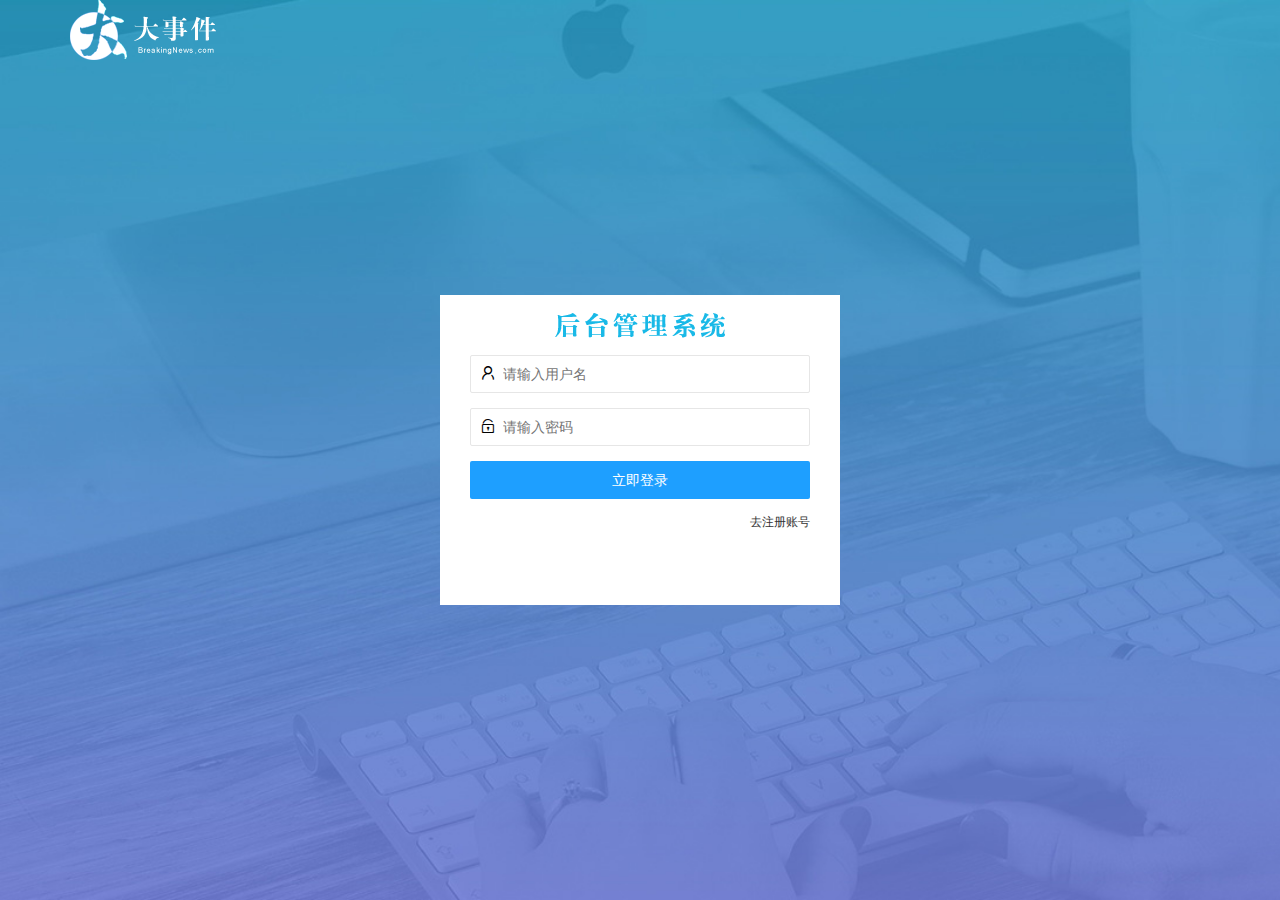
<file: login.html>
<!DOCTYPE html>
<html lang="en">

<head>
    <meta charset="UTF-8">
    <meta http-equiv="X-UA-Compatible" content="IE=edge">
    <meta name="viewport" content="width=device-width, initial-scale=1.0">
    <title>大事件</title>
    <!-- 引入layui样式 -->
    <link rel="stylesheet" href="./assets/lib/layui/css/layui.css">
    <!-- 引入自己的样式 -->
    <link rel="stylesheet" href="./assets/css/login.css">
</head>

<body>
    <!-- logo -->
    <!-- 引用了leyui来设置版心 -->
    <div class="layui-main">
        <img src="./assets/images/logo.png" alt="">
    </div>

    <!-- 登录区域 -->
    <div class="loginAndRegBox">
        <!-- 头部title背景图片 -->
        <div class="title-box"></div>
        <!-- 登录模块 -->
        <div class="login-box">
            <form class="layui-form" id="form_login">
                <!-- 用户名 -->
                <div class="layui-form-item">
                    <i class="layui-icon layui-icon-username"></i>
                    <input type="text" name="username" required lay-verify="required|username" placeholder="请输入用户名"
                        autocomplete="off" class="layui-input">
                </div>
                <!-- 密码 -->
                <div class="layui-form-item">
                    <i class="layui-icon layui-icon-password"></i>
                    <input type="password" name="password" required lay-verify="required|pwd" placeholder="请输入密码"
                        autocomplete="off" class="layui-input">
                </div>
                <!-- 登录按钮 -->
                <div class="layui-form-item">
                    <!-- 注意:表单提交按钮和普通按钮的区别就是提交按钮多了个lay-submit -->
                    <button class="layui-btn layui-btn-fluid layui-btn-normal" lay-submit
                        lay-filter="formDemo">立即登录</button>
                </div>
                <!-- 注册和登录切换按钮 -->
                <div class="layui-form-item links">
                    <a href="javascript:;" id="link_reg">去注册账号</a>
                </div>
            </form>

        </div>
        <!-- 注册模块 -->
        <div class="reg-box">
            <form class="layui-form" id="form_reg">
                <!-- 用户名 -->
                <div class="layui-form-item">
                    <i class="layui-icon layui-icon-username"></i>
                    <input type="text" name="username" required lay-verify="required|name" placeholder="请输入用户名"
                        autocomplete="off" class="layui-input">
                </div>
                <!-- 密码 -->
                <div class="layui-form-item">
                    <i class="layui-icon layui-icon-password"></i>
                    <input type="password" name="password" required lay-verify="required|pwd" placeholder="请输入密码"
                        autocomplete="off" class="layui-input">
                </div>
                <!-- 密码确认框-->
                <div class="layui-form-item">
                    <i class="layui-icon layui-icon-password"></i>
                    <input type="password" name="repassword" required lay-verify="required|pwd|repwd"
                        placeholder="确认输入密码" autocomplete="off" class="layui-input">
                </div>
                <!-- 注册按钮 -->
                <div class="layui-form-item">
                    <!-- 注意:表单提交按钮和普通按钮的区别就是提交按钮多了个lay-submit -->
                    <button class="layui-btn layui-btn-fluid layui-btn-normal" lay-submit
                        lay-filter="formDemo">立即注册</button>
                </div>
                <!-- 注册和登录切换按钮 -->
                <div class="layui-form-item links">
                    <a href="javascript:;" id="link_login">去登录</a>
                </div>
            </form>

        </div>
    </div>

    <!-- 导入layui.js文件 -->
    <script src="./assets/lib/layui/layui.all.js"></script>
    <!-- 导入jQquery -->
    <script src="./assets/lib/jquery.js"></script>
    <!-- 导入自己封装的baseAPI.js,用来拼接请求地址 -->
    <script src="./assets/js/baseAPI.js"></script>
    <!-- 导入自己的js脚本 -->
    <script src="./assets/js/login.js"></script>
</body>

</html>
</file>
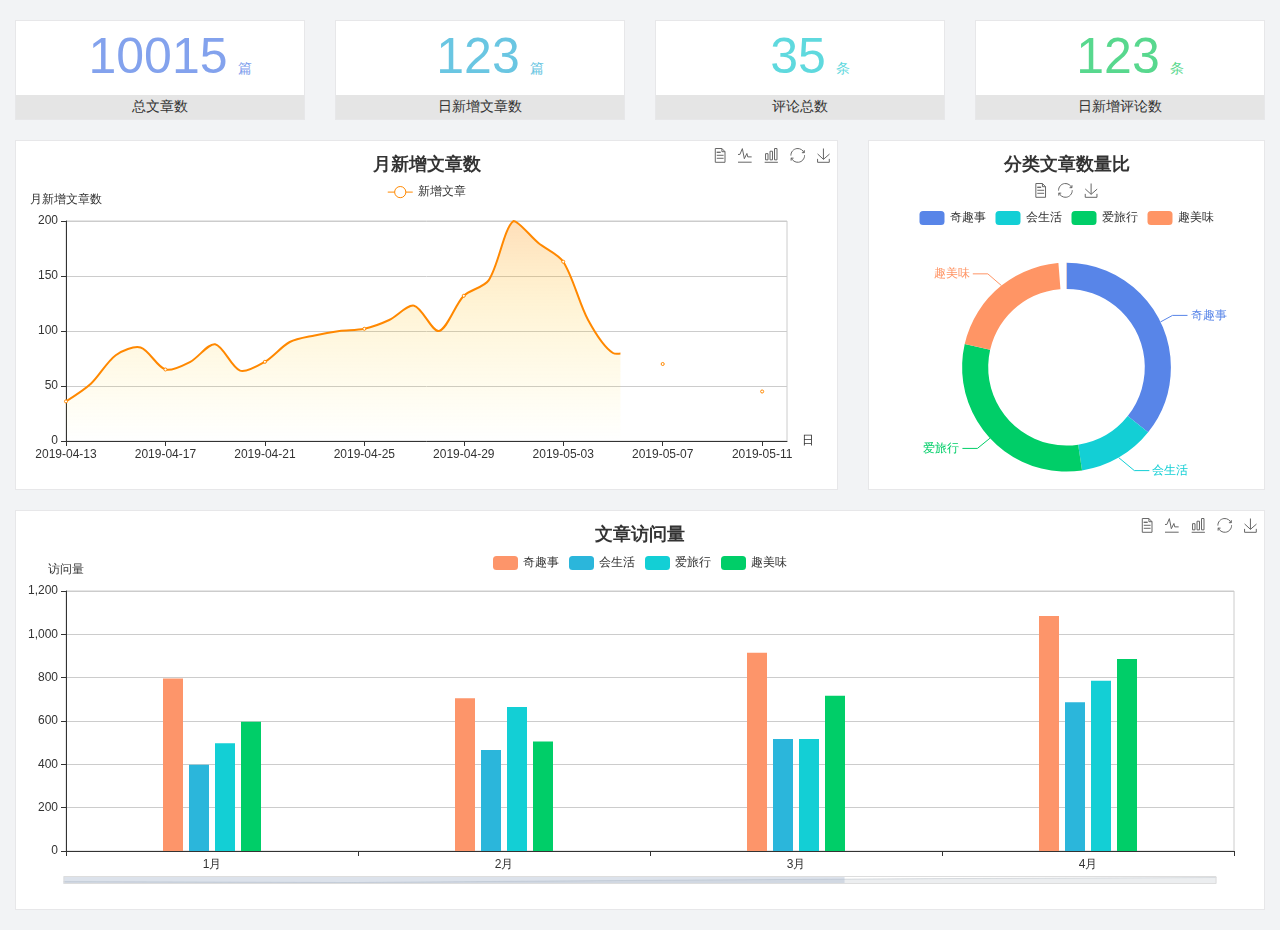
<file: home/dashboard.html>
<!DOCTYPE html>
<html lang="en">

<head>
  <meta charset="UTF-8">
  <meta name="viewport" content="width=device-width, initial-scale=1.0">
  <meta http-equiv="X-UA-Compatible" content="ie=edge">
  <title>图表统计</title>
  <link rel="stylesheet" href="../../assets/lib/bootstrap.css" />
  <link rel="stylesheet" href="../../assets/lib/main.css" />
  <script src="../../assets/lib/jquery.js"></script>
  <script type="text/javascript" src="../../assets/lib/echarts.min.js"></script>
</head>

<body>
  <div class="container-fluid">
    <div class="row spannel_list">
      <div class="col-sm-3 col-xs-6">
        <div class="spannel">
          <em>10015</em><span>篇</span>
          <b>总文章数</b>
        </div>
      </div>
      <div class="col-sm-3 col-xs-6">
        <div class="spannel scolor01">
          <em>123</em><span>篇</span>
          <b>日新增文章数</b>
        </div>
      </div>
      <div class="col-sm-3 col-xs-6">
        <div class="spannel scolor02">
          <em>35</em><span>条</span>
          <b>评论总数</b>
        </div>
      </div>
      <div class="col-sm-3 col-xs-6">
        <div class="spannel scolor03">
          <em>123</em><span>条</span>
          <b>日新增评论数</b>
        </div>
      </div>
    </div>
  </div>

  <div class="container-fluid">
    <div class="row curve-pie">
      <div class="col-lg-8 col-md-8">
        <div class="gragh_pannel" id="curve_show"></div>
      </div>
      <div class="col-lg-4 col-md-4">
        <div class="gragh_pannel" id="pie_show"></div>
      </div>
    </div>
  </div>

  <div class="container-fluid">
    <div class="column_pannel" id="column_show"></div>
  </div>

  <script>
    var oChart = echarts.init(document.getElementById('curve_show'));
    var aList_all = [
      { 'count': 36, 'date': '2019-04-13' },
      { 'count': 52, 'date': '2019-04-14' },
      { 'count': 78, 'date': '2019-04-15' },
      { 'count': 85, 'date': '2019-04-16' },
      { 'count': 65, 'date': '2019-04-17' },
      { 'count': 72, 'date': '2019-04-18' },
      { 'count': 88, 'date': '2019-04-19' },
      { 'count': 64, 'date': '2019-04-20' },
      { 'count': 72, 'date': '2019-04-21' },
      { 'count': 90, 'date': '2019-04-22' },
      { 'count': 96, 'date': '2019-04-23' },
      { 'count': 100, 'date': '2019-04-24' },
      { 'count': 102, 'date': '2019-04-25' },
      { 'count': 110, 'date': '2019-04-26' },
      { 'count': 123, 'date': '2019-04-27' },
      { 'count': 100, 'date': '2019-04-28' },
      { 'count': 132, 'date': '2019-04-29' },
      { 'count': 146, 'date': '2019-04-30' },
      { 'count': 200, 'date': '2019-05-01' },
      { 'count': 180, 'date': '2019-05-02' },
      { 'count': 163, 'date': '2019-05-03' },
      { 'count': 110, 'date': '2019-05-04' },
      { 'count': 80, 'date': '2019-05-05' },
      { 'count': 82, 'date': '2019-05-06' },
      { 'count': 70, 'date': '2019-05-07' },
      { 'count': 65, 'date': '2019-05-08' },
      { 'count': 54, 'date': '2019-05-09' },
      { 'count': 40, 'date': '2019-05-10' },
      { 'count': 45, 'date': '2019-05-11' },
      { 'count': 38, 'date': '2019-05-12' },
    ];

    let aCount = [];
    let aDate = [];

    for (var i = 0; i < aList_all.length; i++) {
      aCount.push(aList_all[i].count);
      aDate.push(aList_all[i].date);
    }

    var chartopt = {
      title: {
        text: '月新增文章数',
        left: 'center',
        top: '10'
      },
      tooltip: {
        trigger: 'axis'
      },
      legend: {
        data: ['新增文章'],
        top: '40'
      },
      toolbox: {
        show: true,
        feature: {
          mark: { show: true },
          dataView: { show: true, readOnly: false },
          magicType: { show: true, type: ['line', 'bar'] },
          restore: { show: true },
          saveAsImage: { show: true }
        }
      },
      calculable: true,
      xAxis: [
        {
          name: '日',
          type: 'category',
          boundaryGap: false,
          data: aDate
        }
      ],
      yAxis: [
        {
          name: '月新增文章数',
          type: 'value'
        }
      ],
      series: [
        {
          name: '新增文章',
          type: 'line',
          smooth: true,
          itemStyle: { normal: { areaStyle: { type: 'default' }, color: '#f80' }, lineStyle: { color: '#f80' } },
          data: aCount
        }],
      areaStyle: {
        normal: {
          color: new echarts.graphic.LinearGradient(0, 0, 0, 1, [{
            offset: 0,
            color: 'rgba(255,136,0,0.39)'
          }, {
            offset: .34,
            color: 'rgba(255,180,0,0.25)'
          }, {
            offset: 1,
            color: 'rgba(255,222,0,0.00)'
          }])

        }
      },
      grid: {
        show: true,
        x: 50,
        x2: 50,
        y: 80,
        height: 220
      }
    };

    oChart.setOption(chartopt);


    var oPie = echarts.init(document.getElementById('pie_show'));
    var oPieopt =
    {
      title: {
        top: 10,
        text: '分类文章数量比',
        x: 'center'
      },
      tooltip: {
        trigger: 'item',
        formatter: "{a} <br/>{b} : {c} ({d}%)"
      },
      color: ['#5885e8', '#13cfd5', '#00ce68', '#ff9565'],
      legend: {
        x: 'center',
        top: 65,
        data: ['奇趣事', '会生活', '爱旅行', '趣美味']
      },
      toolbox: {
        show: true,
        x: 'center',
        top: 35,
        feature: {
          mark: { show: true },
          dataView: { show: true, readOnly: false },
          magicType: {
            show: true,
            type: ['pie', 'funnel'],
            option: {
              funnel: {
                x: '25%',
                width: '50%',
                funnelAlign: 'left',
                max: 1548
              }
            }
          },
          restore: { show: true },
          saveAsImage: { show: true }
        }
      },
      calculable: true,
      series: [
        {
          name: '访问来源',
          type: 'pie',
          radius: ['45%', '60%'],
          center: ['50%', '65%'],
          data: [
            { value: 300, name: '奇趣事' },
            { value: 100, name: '会生活' },
            { value: 260, name: '爱旅行' },
            { value: 180, name: '趣美味' }
          ]
        }
      ]
    };
    oPie.setOption(oPieopt);



    var oColumn = this.echarts.init(document.getElementById('column_show'));
    var oColumnopt =
    {
      title: {
        text: '文章访问量',
        left: 'center',
        top: '10'
      },
      tooltip: {
        trigger: 'axis'
      },
      legend: {
        data: ['奇趣事', '会生活', '爱旅行', '趣美味'],
        top: '40'
      },
      toolbox: {
        show: true,
        feature: {
          mark: { show: true },
          dataView: { show: true, readOnly: false },
          magicType: { show: true, type: ['line', 'bar'] },
          restore: { show: true },
          saveAsImage: { show: true }
        }
      },
      calculable: true,
      xAxis: [
        {
          type: 'category',
          data: ['1月', '2月', '3月', '4月', '5月']
        }
      ],
      yAxis: [
        {
          name: '访问量',
          type: 'value'
        }
      ],
      series: [
        {
          name: '奇趣事',
          type: 'bar',
          barWidth: 20,
          itemStyle: {
            normal: { areaStyle: { type: 'default' }, color: '#fd956a' }
          },
          data: [800, 708, 920, 1090, 1200]
        },
        {
          name: '会生活',
          type: 'bar',
          barWidth: 20,
          itemStyle: {
            normal: { areaStyle: { type: 'default' }, color: '#2bb6db' }
          },
          data: [400, 468, 520, 690, 800]
        },
        {
          name: '爱旅行',
          type: 'bar',
          barWidth: 20,
          itemStyle: {
            normal: { areaStyle: { type: 'default' }, color: '#13cfd5' }
          },
          data: [500, 668, 520, 790, 900]
        },
        {
          name: '趣美味',
          type: 'bar',
          barWidth: 20,
          itemStyle: {
            normal: { areaStyle: { type: 'default' }, color: '#00ce68' }
          },
          data: [600, 508, 720, 890, 1000]
        }
      ],
      grid: {
        show: true,
        x: 50,
        x2: 30,
        y: 80,
        height: 260
      },
      dataZoom: [//给x轴设置滚动条
        {
          start: 0,//默认为0
          end: 100 - 1000 / 31,//默认为100
          type: 'slider',
          show: true,
          xAxisIndex: [0],
          handleSize: 0,//滑动条的 左右2个滑动条的大小
          height: 8,//组件高度
          left: 45, //左边的距离
          right: 50,//右边的距离
          bottom: 26,//右边的距离
          handleColor: '#ddd',//h滑动图标的颜色
          handleStyle: {
            borderColor: "#cacaca",
            borderWidth: "1",
            shadowBlur: 2,
            background: "#ddd",
            shadowColor: "#ddd",
          }
        }]
    };
    oColumn.setOption(oColumnopt);
  </script>
</body>

</html>
</file>
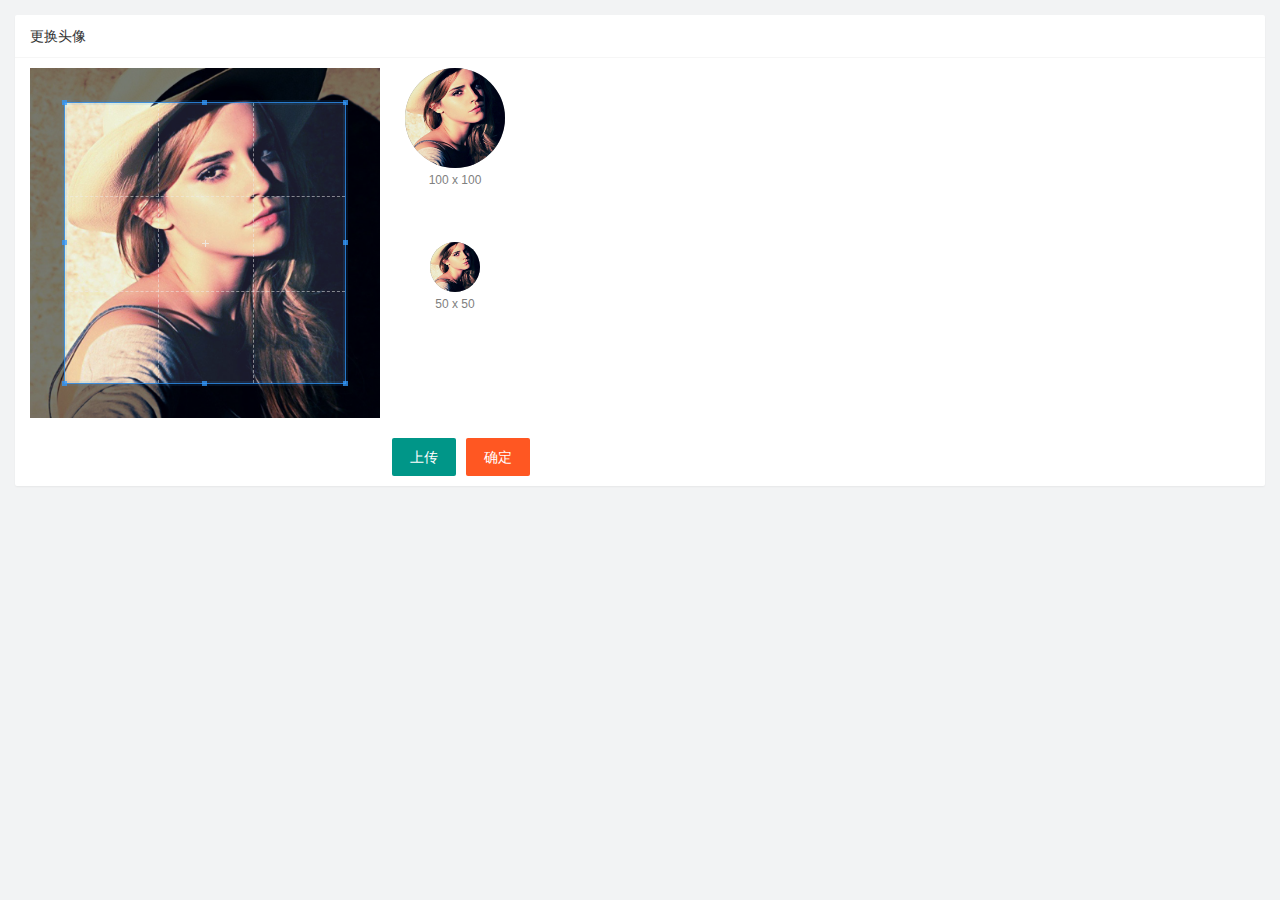
<file: user/user_avatar.html>
<!DOCTYPE html>
<html lang="en">

<head>
    <meta charset="UTF-8">
    <meta http-equiv="X-UA-Compatible" content="IE=edge">
    <meta name="viewport" content="width=device-width, initial-scale=1.0">
    <title>Document</title>
    <link rel="stylesheet" href="/assets/lib/layui/css/layui.css">
    <link rel="stylesheet" href="/assets/lib/cropper/cropper.css">
    <link rel="stylesheet" href="/assets/css/user/user_avatar.css">
</head>

<body>
    <!-- 卡片区域 -->
    <div class="layui-card">
        <div class="layui-card-header">更换头像</div>
        <div class="layui-card-body">
            <!-- 第一行的图片裁剪和预览区域 -->
            <div class="row1">
                <!-- 图片裁剪区域 -->
                <div class="cropper-box">
                    <!-- 这个 img 标签很重要，将来会把它初始化为裁剪区域 -->
                    <img id="image" src="/assets/images/sample.jpg" />
                </div>
                <!-- 图片的预览区域 -->
                <div class="preview-box">
                    <div>
                        <!-- 宽高为 100px 的预览区域 -->
                        <div class="img-preview w100"></div>
                        <p class="size">100 x 100</p>
                    </div>
                    <div>
                        <!-- 宽高为 50px 的预览区域 -->
                        <div class="img-preview w50"></div>
                        <p class="size">50 x 50</p>
                    </div>
                </div>
            </div>
            
            <!-- 第二行的按钮区域 -->
            <div class="row2">
                <!-- 通过accept可以指定，允许用户选择什么类型的文件 -->
                <input type="file" id="file" accept="image/png, image/jpeg" />
                <button type="button" class="layui-btn" id="btnChooseImage">上传</button>
                <button type="button" class="layui-btn layui-btn-danger" id="btnUpload">确定</button>
            </div>
        </div>
    </div>

    <script src="/assets/lib/layui/layui.all.js"></script>
    <script src="/assets/lib/jquery.js"></script>
    <script src="/assets/lib/cropper/Cropper.js"></script>
    <script src="/assets/lib/cropper/jquery-cropper.js"></script>
    <script src="/assets/js/baseAPI.js"></script>
    <script src="/assets/js/user/user_avatar.js"></script>
</body>

</html>
</file>
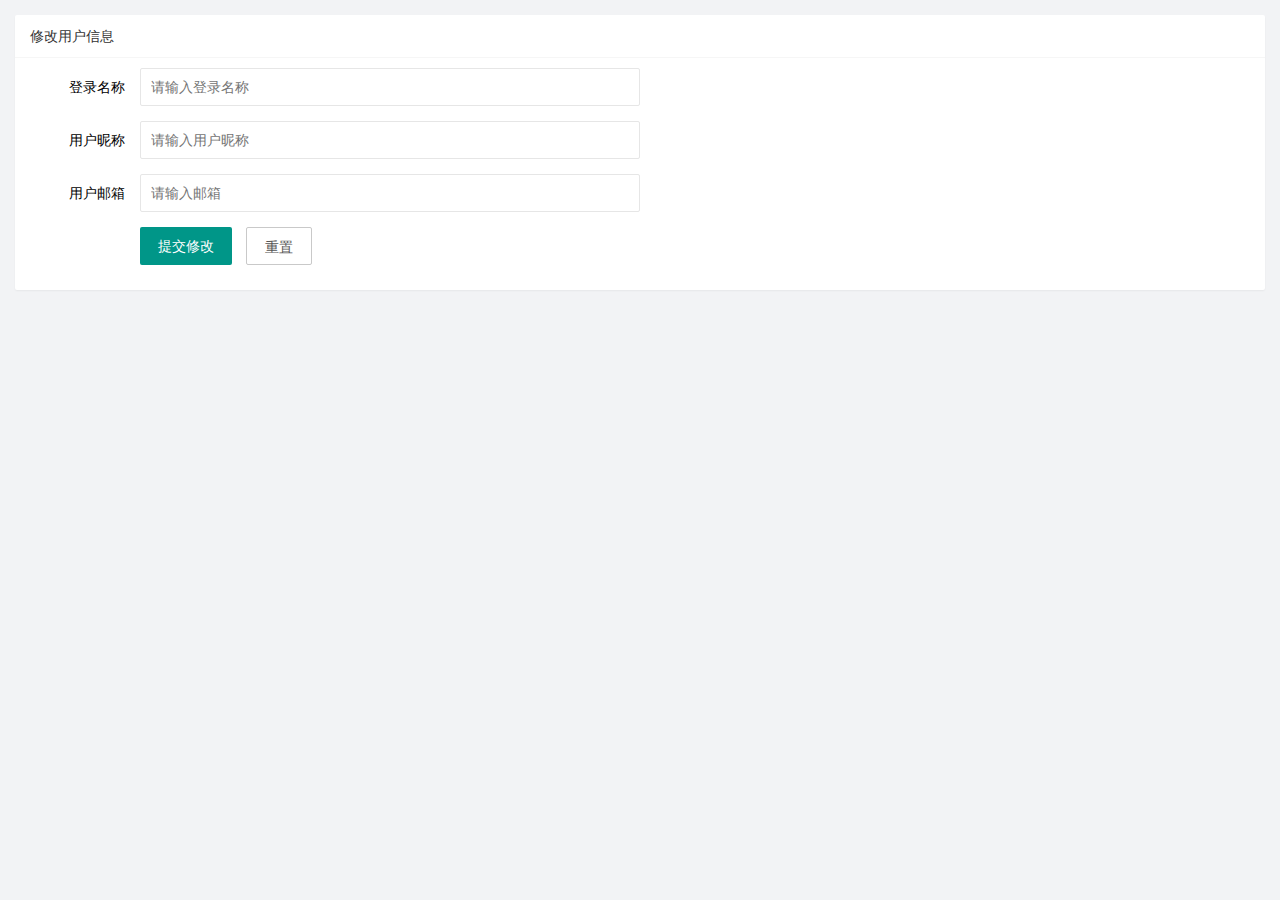
<file: user/user_info.html>
<!DOCTYPE html>
<html lang="en">

<head>
    <meta charset="UTF-8">
    <meta http-equiv="X-UA-Compatible" content="IE=edge">
    <meta name="viewport" content="width=device-width, initial-scale=1.0">
    <title>Document</title>
    <!-- 导入layui样式 -->
    <link rel="stylesheet" href="../assets/lib/layui/css/layui.css">
    <!-- 导入自己的css -->
    <link rel="stylesheet" href="../assets/css/user/user_info.css">
</head>

<body>
    <div class="layui-card">
        <div class="layui-card-header">修改用户信息</div>
        <div class="layui-card-body">
            <!-- form表单区域 -->
            <form class="layui-form" lay-filter="formUserInfo">
                <!-- 隐藏域，用户看不见 -->
                <input type="hidden" name="id" value="">
                <div class="layui-form-item">
                    <label class="layui-form-label">登录名称</label>
                    <div class="layui-input-block">
                        <input type="text" name="username" required lay-verify="required" placeholder="请输入登录名称"
                            autocomplete="off" class="layui-input" readonly />
                    </div>
                </div>
                <div class="layui-form-item">
                    <label class="layui-form-label">用户昵称</label>
                    <div class="layui-input-block">
                        <input type="text" name="nickname" required lay-verify="required|nickname" placeholder="请输入用户昵称"
                            autocomplete="off" class="layui-input">
                    </div>
                </div>
                <div class="layui-form-item">
                    <label class="layui-form-label">用户邮箱</label>
                    <div class="layui-input-block">
                        <input type="text" name="email" required lay-verify="required|email" placeholder="请输入邮箱"
                            autocomplete="off" class="layui-input">
                    </div>
                </div>
                <div class="layui-form-item">
                    <div class="layui-input-block">
                        <button class="layui-btn" lay-submit lay-filter="formDemo" id="
                        btn">提交修改</button>
                        <button type="reset" class="layui-btn layui-btn-primary" id="btnReset">重置</button>
                    </div>
                </div>
            </form>
        </div>
    </div>

    <!-- 导入layui的js文件 -->
    <script src="/assets/lib/layui/layui.all.js"></script>
    <!-- 导入jquery -->
    <script src="/assets/lib/jquery.js"></script>
    <!-- 导入baseAPI -->
    <script src="/assets/js/baseAPI.js"></script>
    <!-- 导入自己的js文件 -->
    <script src="/assets/js/user/user_info.js"></script>
</body>

</html>
</file>
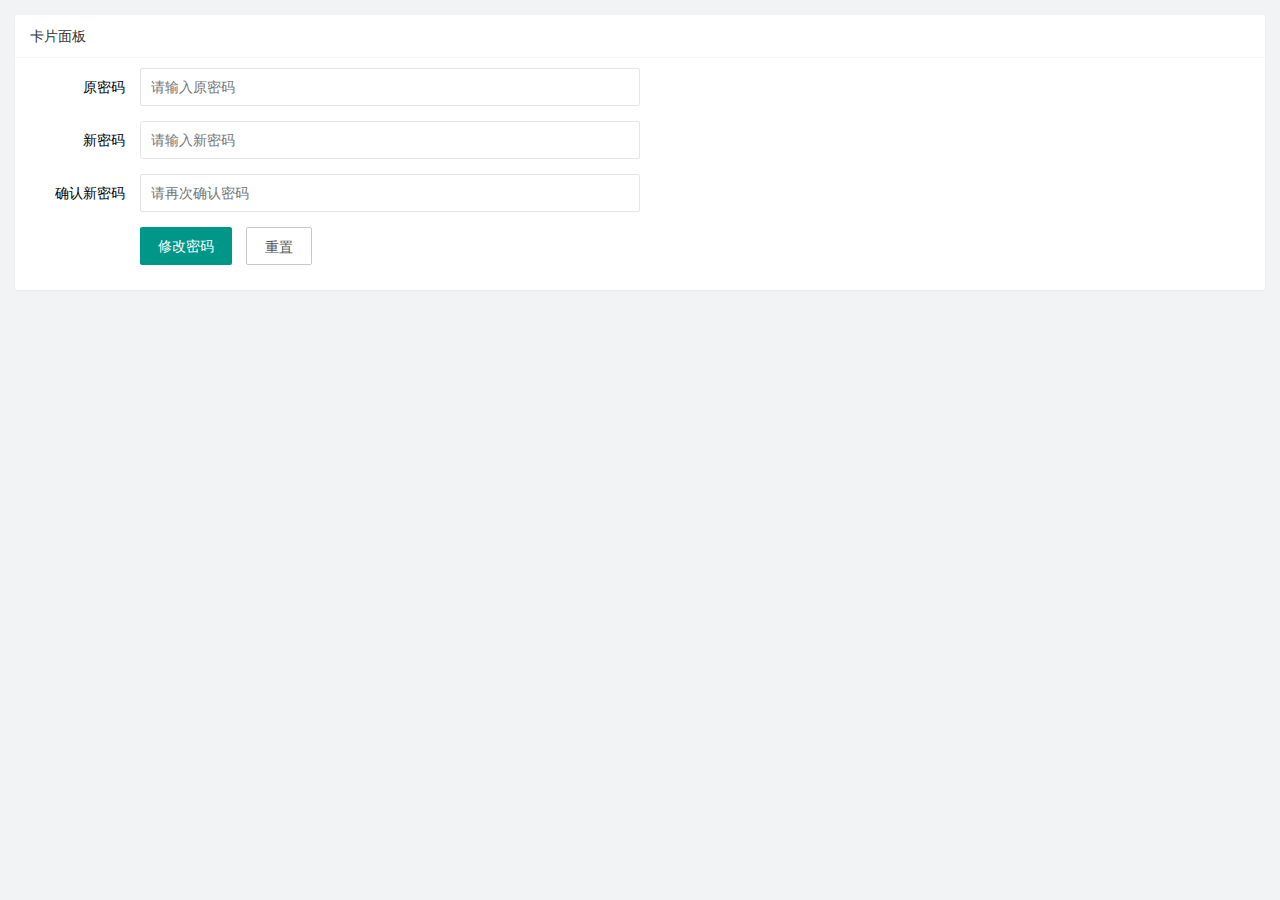
<file: user/user_pwd.html>
<!DOCTYPE html>
<html lang="en">

<head>
    <meta charset="UTF-8">
    <meta http-equiv="X-UA-Compatible" content="IE=edge">
    <meta name="viewport" content="width=device-width, initial-scale=1.0">
    <title>Document</title>
    <!-- 导入layui.css -->
    <link rel="stylesheet" href="/assets/lib/layui/css/layui.css">
    <!-- 导入自己的css -->
    <link rel="stylesheet" href="/assets/css/user/user_pwd.css">
</head>

<body>
    <!-- 卡片区域 -->
    <div class="layui-card">
        <div class="layui-card-header">卡片面板</div>
        <div class="layui-card-body">
            <form class="layui-form">
                <div class="layui-form-item">
                    <label class="layui-form-label">原密码</label>
                    <div class="layui-input-block">
                        <input type="password" name="oldPwd" required lay-verify="required|pwd" placeholder="请输入原密码"
                            autocomplete="off" class="layui-input">
                    </div>
                </div>
                <div class="layui-form-item">
                    <label class="layui-form-label">新密码</label>
                    <div class="layui-input-block">
                        <input type="password" name="newPwd" required lay-verify="required|pwd|samePwd" placeholder="请输入新密码"
                            autocomplete="off" class="layui-input">
                    </div>
                </div>
                <div class="layui-form-item">
                    <label class="layui-form-label">确认新密码</label>
                    <div class="layui-input-block">
                        <input type="password" name="rePwd" required lay-verify="required|pwd|rePwd" placeholder="请再次确认密码"
                            autocomplete="off" class="layui-input">
                    </div>
                </div>
                <div class="layui-form-item">
                    <div class="layui-input-block">
                        <button class="layui-btn" lay-submit lay-filter="formDemo">修改密码</button>
                        <button type="reset" class="layui-btn layui-btn-primary">重置</button>
                    </div>
                </div>
            </form>
        </div>
    </div>
    <!-- 导入leyui.js -->
    <script src="/assets/lib/layui/layui.all.js"></script>
    <!-- 导入jquery.js -->
    <script src="/assets/lib/jquery.js"></script>
    <!-- 导入baseAPI.js -->
    <script src="/assets/js/baseAPI.js"></script>
    <!-- 导入自己的js文件 -->
    <script src="/assets/js/user/user_pwd.js"></script>
</body>

</html>
</file>
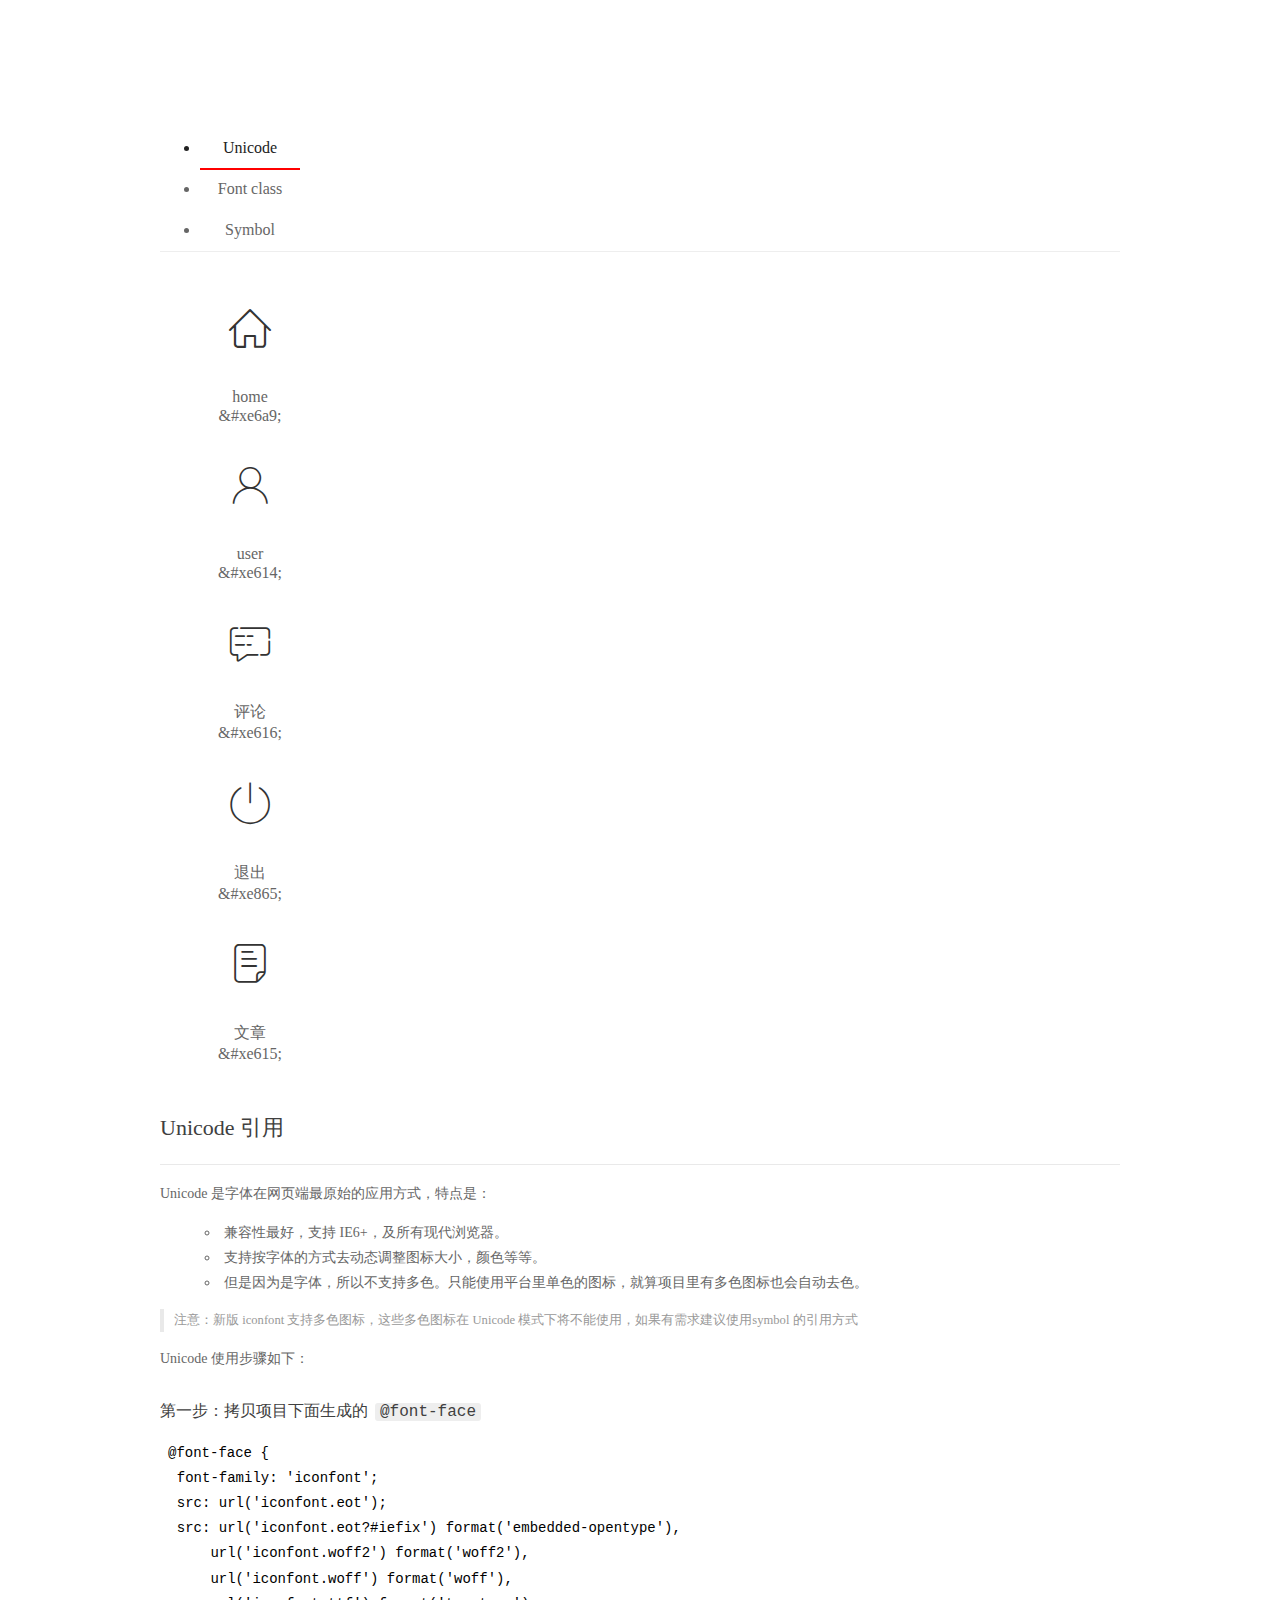
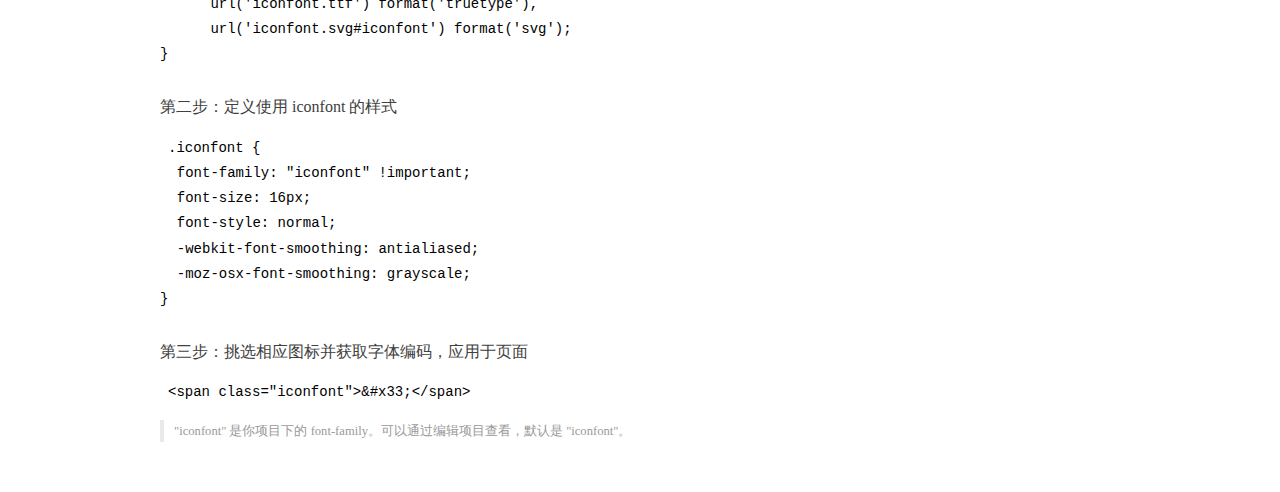
<file: assets/fonts/demo_index.html>
<!DOCTYPE html>
<html>
<head>
  <meta charset="utf-8"/>
  <title>IconFont Demo</title>
  <link rel="shortcut icon" href="https://gtms04.alicdn.com/tps/i4/TB1_oz6GVXXXXaFXpXXJDFnIXXX-64-64.ico" type="image/x-icon"/>
  <link rel="stylesheet" href="https://g.alicdn.com/thx/cube/1.3.2/cube.min.css">
  <link rel="stylesheet" href="demo.css">
  <link rel="stylesheet" href="iconfont.css">
  <script src="iconfont.js"></script>
  <!-- jQuery -->
  <script src="https://a1.alicdn.com/oss/uploads/2018/12/26/7bfddb60-08e8-11e9-9b04-53e73bb6408b.js"></script>
  <!-- 代码高亮 -->
  <script src="https://a1.alicdn.com/oss/uploads/2018/12/26/a3f714d0-08e6-11e9-8a15-ebf944d7534c.js"></script>
</head>
<body>
  <div class="main">
    <h1 class="logo"><a href="https://www.iconfont.cn/" title="iconfont 首页" target="_blank">&#xe86b;</a></h1>
    <div class="nav-tabs">
      <ul id="tabs" class="dib-box">
        <li class="dib active"><span>Unicode</span></li>
        <li class="dib"><span>Font class</span></li>
        <li class="dib"><span>Symbol</span></li>
      </ul>
      
    </div>
    <div class="tab-container">
      <div class="content unicode" style="display: block;">
          <ul class="icon_lists dib-box">
          
            <li class="dib">
              <span class="icon iconfont">&#xe6a9;</span>
                <div class="name">home</div>
                <div class="code-name">&amp;#xe6a9;</div>
              </li>
          
            <li class="dib">
              <span class="icon iconfont">&#xe614;</span>
                <div class="name">user</div>
                <div class="code-name">&amp;#xe614;</div>
              </li>
          
            <li class="dib">
              <span class="icon iconfont">&#xe616;</span>
                <div class="name">评论</div>
                <div class="code-name">&amp;#xe616;</div>
              </li>
          
            <li class="dib">
              <span class="icon iconfont">&#xe865;</span>
                <div class="name">退出</div>
                <div class="code-name">&amp;#xe865;</div>
              </li>
          
            <li class="dib">
              <span class="icon iconfont">&#xe615;</span>
                <div class="name">文章</div>
                <div class="code-name">&amp;#xe615;</div>
              </li>
          
          </ul>
          <div class="article markdown">
          <h2 id="unicode-">Unicode 引用</h2>
          <hr>

          <p>Unicode 是字体在网页端最原始的应用方式，特点是：</p>
          <ul>
            <li>兼容性最好，支持 IE6+，及所有现代浏览器。</li>
            <li>支持按字体的方式去动态调整图标大小，颜色等等。</li>
            <li>但是因为是字体，所以不支持多色。只能使用平台里单色的图标，就算项目里有多色图标也会自动去色。</li>
          </ul>
          <blockquote>
            <p>注意：新版 iconfont 支持多色图标，这些多色图标在 Unicode 模式下将不能使用，如果有需求建议使用symbol 的引用方式</p>
          </blockquote>
          <p>Unicode 使用步骤如下：</p>
          <h3 id="-font-face">第一步：拷贝项目下面生成的 <code>@font-face</code></h3>
<pre><code class="language-css"
>@font-face {
  font-family: 'iconfont';
  src: url('iconfont.eot');
  src: url('iconfont.eot?#iefix') format('embedded-opentype'),
      url('iconfont.woff2') format('woff2'),
      url('iconfont.woff') format('woff'),
      url('iconfont.ttf') format('truetype'),
      url('iconfont.svg#iconfont') format('svg');
}
</code></pre>
          <h3 id="-iconfont-">第二步：定义使用 iconfont 的样式</h3>
<pre><code class="language-css"
>.iconfont {
  font-family: "iconfont" !important;
  font-size: 16px;
  font-style: normal;
  -webkit-font-smoothing: antialiased;
  -moz-osx-font-smoothing: grayscale;
}
</code></pre>
          <h3 id="-">第三步：挑选相应图标并获取字体编码，应用于页面</h3>
<pre>
<code class="language-html"
>&lt;span class="iconfont"&gt;&amp;#x33;&lt;/span&gt;
</code></pre>
          <blockquote>
            <p>"iconfont" 是你项目下的 font-family。可以通过编辑项目查看，默认是 "iconfont"。</p>
          </blockquote>
          </div>
      </div>
      <div class="content font-class">
        <ul class="icon_lists dib-box">
          
          <li class="dib">
            <span class="icon iconfont icon-home"></span>
            <div class="name">
              home
            </div>
            <div class="code-name">.icon-home
            </div>
          </li>
          
          <li class="dib">
            <span class="icon iconfont icon-user"></span>
            <div class="name">
              user
            </div>
            <div class="code-name">.icon-user
            </div>
          </li>
          
          <li class="dib">
            <span class="icon iconfont icon-pinglun"></span>
            <div class="name">
              评论
            </div>
            <div class="code-name">.icon-pinglun
            </div>
          </li>
          
          <li class="dib">
            <span class="icon iconfont icon-tuichu"></span>
            <div class="name">
              退出
            </div>
            <div class="code-name">.icon-tuichu
            </div>
          </li>
          
          <li class="dib">
            <span class="icon iconfont icon-16"></span>
            <div class="name">
              文章
            </div>
            <div class="code-name">.icon-16
            </div>
          </li>
          
        </ul>
        <div class="article markdown">
        <h2 id="font-class-">font-class 引用</h2>
        <hr>

        <p>font-class 是 Unicode 使用方式的一种变种，主要是解决 Unicode 书写不直观，语意不明确的问题。</p>
        <p>与 Unicode 使用方式相比，具有如下特点：</p>
        <ul>
          <li>兼容性良好，支持 IE8+，及所有现代浏览器。</li>
          <li>相比于 Unicode 语意明确，书写更直观。可以很容易分辨这个 icon 是什么。</li>
          <li>因为使用 class 来定义图标，所以当要替换图标时，只需要修改 class 里面的 Unicode 引用。</li>
          <li>不过因为本质上还是使用的字体，所以多色图标还是不支持的。</li>
        </ul>
        <p>使用步骤如下：</p>
        <h3 id="-fontclass-">第一步：引入项目下面生成的 fontclass 代码：</h3>
<pre><code class="language-html">&lt;link rel="stylesheet" href="./iconfont.css"&gt;
</code></pre>
        <h3 id="-">第二步：挑选相应图标并获取类名，应用于页面：</h3>
<pre><code class="language-html">&lt;span class="iconfont icon-xxx"&gt;&lt;/span&gt;
</code></pre>
        <blockquote>
          <p>"
            iconfont" 是你项目下的 font-family。可以通过编辑项目查看，默认是 "iconfont"。</p>
        </blockquote>
      </div>
      </div>
      <div class="content symbol">
          <ul class="icon_lists dib-box">
          
            <li class="dib">
                <svg class="icon svg-icon" aria-hidden="true">
                  <use xlink:href="#icon-home"></use>
                </svg>
                <div class="name">home</div>
                <div class="code-name">#icon-home</div>
            </li>
          
            <li class="dib">
                <svg class="icon svg-icon" aria-hidden="true">
                  <use xlink:href="#icon-user"></use>
                </svg>
                <div class="name">user</div>
                <div class="code-name">#icon-user</div>
            </li>
          
            <li class="dib">
                <svg class="icon svg-icon" aria-hidden="true">
                  <use xlink:href="#icon-pinglun"></use>
                </svg>
                <div class="name">评论</div>
                <div class="code-name">#icon-pinglun</div>
            </li>
          
            <li class="dib">
                <svg class="icon svg-icon" aria-hidden="true">
                  <use xlink:href="#icon-tuichu"></use>
                </svg>
                <div class="name">退出</div>
                <div class="code-name">#icon-tuichu</div>
            </li>
          
            <li class="dib">
                <svg class="icon svg-icon" aria-hidden="true">
                  <use xlink:href="#icon-16"></use>
                </svg>
                <div class="name">文章</div>
                <div class="code-name">#icon-16</div>
            </li>
          
          </ul>
          <div class="article markdown">
          <h2 id="symbol-">Symbol 引用</h2>
          <hr>

          <p>这是一种全新的使用方式，应该说这才是未来的主流，也是平台目前推荐的用法。相关介绍可以参考这篇<a href="">文章</a>
            这种用法其实是做了一个 SVG 的集合，与另外两种相比具有如下特点：</p>
          <ul>
            <li>支持多色图标了，不再受单色限制。</li>
            <li>通过一些技巧，支持像字体那样，通过 <code>font-size</code>, <code>color</code> 来调整样式。</li>
            <li>兼容性较差，支持 IE9+，及现代浏览器。</li>
            <li>浏览器渲染 SVG 的性能一般，还不如 png。</li>
          </ul>
          <p>使用步骤如下：</p>
          <h3 id="-symbol-">第一步：引入项目下面生成的 symbol 代码：</h3>
<pre><code class="language-html">&lt;script src="./iconfont.js"&gt;&lt;/script&gt;
</code></pre>
          <h3 id="-css-">第二步：加入通用 CSS 代码（引入一次就行）：</h3>
<pre><code class="language-html">&lt;style&gt;
.icon {
  width: 1em;
  height: 1em;
  vertical-align: -0.15em;
  fill: currentColor;
  overflow: hidden;
}
&lt;/style&gt;
</code></pre>
          <h3 id="-">第三步：挑选相应图标并获取类名，应用于页面：</h3>
<pre><code class="language-html">&lt;svg class="icon" aria-hidden="true"&gt;
  &lt;use xlink:href="#icon-xxx"&gt;&lt;/use&gt;
&lt;/svg&gt;
</code></pre>
          </div>
      </div>

    </div>
  </div>
  <script>
  $(document).ready(function () {
      $('.tab-container .content:first').show()

      $('#tabs li').click(function (e) {
        var tabContent = $('.tab-container .content')
        var index = $(this).index()

        if ($(this).hasClass('active')) {
          return
        } else {
          $('#tabs li').removeClass('active')
          $(this).addClass('active')

          tabContent.hide().eq(index).fadeIn()
        }
      })
    })
  </script>
</body>
</html>
</file>
<file: assets/lib/layui/css/layui.css>
/** layui-v2.5.5 MIT License By https://www.layui.com */
 .layui-inline,img{display:inline-block;vertical-align:middle}h1,h2,h3,h4,h5,h6{font-weight:400}.layui-edge,.layui-header,.layui-inline,.layui-main{position:relative}.layui-body,.layui-edge,.layui-elip{overflow:hidden}.layui-btn,.layui-edge,.layui-inline,img{vertical-align:middle}.layui-btn,.layui-disabled,.layui-icon,.layui-unselect{-moz-user-select:none;-webkit-user-select:none;-ms-user-select:none}.layui-elip,.layui-form-checkbox span,.layui-form-pane .layui-form-label{text-overflow:ellipsis;white-space:nowrap}.layui-breadcrumb,.layui-tree-btnGroup{visibility:hidden}blockquote,body,button,dd,div,dl,dt,form,h1,h2,h3,h4,h5,h6,input,li,ol,p,pre,td,textarea,th,ul{margin:0;padding:0;-webkit-tap-highlight-color:rgba(0,0,0,0)}a:active,a:hover{outline:0}img{border:none}li{list-style:none}table{border-collapse:collapse;border-spacing:0}h4,h5,h6{font-size:100%}button,input,optgroup,option,select,textarea{font-family:inherit;font-size:inherit;font-style:inherit;font-weight:inherit;outline:0}pre{white-space:pre-wrap;white-space:-moz-pre-wrap;white-space:-pre-wrap;white-space:-o-pre-wrap;word-wrap:break-word}body{line-height:24px;font:14px Helvetica Neue,Helvetica,PingFang SC,Tahoma,Arial,sans-serif}hr{height:1px;margin:10px 0;border:0;clear:both}a{color:#333;text-decoration:none}a:hover{color:#777}a cite{font-style:normal;*cursor:pointer}.layui-border-box,.layui-border-box *{box-sizing:border-box}.layui-box,.layui-box *{box-sizing:content-box}.layui-clear{clear:both;*zoom:1}.layui-clear:after{content:'\20';clear:both;*zoom:1;display:block;height:0}.layui-inline{*display:inline;*zoom:1}.layui-edge{display:inline-block;width:0;height:0;border-width:6px;border-style:dashed;border-color:transparent}.layui-edge-top{top:-4px;border-bottom-color:#999;border-bottom-style:solid}.layui-edge-right{border-left-color:#999;border-left-style:solid}.layui-edge-bottom{top:2px;border-top-color:#999;border-top-style:solid}.layui-edge-left{border-right-color:#999;border-right-style:solid}.layui-disabled,.layui-disabled:hover{color:#d2d2d2!important;cursor:not-allowed!important}.layui-circle{border-radius:100%}.layui-show{display:block!important}.layui-hide{display:none!important}@font-face{font-family:layui-icon;src:url(../font/iconfont.eot?v=250);src:url(../font/iconfont.eot?v=250#iefix) format('embedded-opentype'),url(../font/iconfont.woff2?v=250) format('woff2'),url(../font/iconfont.woff?v=250) format('woff'),url(../font/iconfont.ttf?v=250) format('truetype'),url(../font/iconfont.svg?v=250#layui-icon) format('svg')}.layui-icon{font-family:layui-icon!important;font-size:16px;font-style:normal;-webkit-font-smoothing:antialiased;-moz-osx-font-smoothing:grayscale}.layui-icon-reply-fill:before{content:"\e611"}.layui-icon-set-fill:before{content:"\e614"}.layui-icon-menu-fill:before{content:"\e60f"}.layui-icon-search:before{content:"\e615"}.layui-icon-share:before{content:"\e641"}.layui-icon-set-sm:before{content:"\e620"}.layui-icon-engine:before{content:"\e628"}.layui-icon-close:before{content:"\1006"}.layui-icon-close-fill:before{content:"\1007"}.layui-icon-chart-screen:before{content:"\e629"}.layui-icon-star:before{content:"\e600"}.layui-icon-circle-dot:before{content:"\e617"}.layui-icon-chat:before{content:"\e606"}.layui-icon-release:before{content:"\e609"}.layui-icon-list:before{content:"\e60a"}.layui-icon-chart:before{content:"\e62c"}.layui-icon-ok-circle:before{content:"\1005"}.layui-icon-layim-theme:before{content:"\e61b"}.layui-icon-table:before{content:"\e62d"}.layui-icon-right:before{content:"\e602"}.layui-icon-left:before{content:"\e603"}.layui-icon-cart-simple:before{content:"\e698"}.layui-icon-face-cry:before{content:"\e69c"}.layui-icon-face-smile:before{content:"\e6af"}.layui-icon-survey:before{content:"\e6b2"}.layui-icon-tree:before{content:"\e62e"}.layui-icon-upload-circle:before{content:"\e62f"}.layui-icon-add-circle:before{content:"\e61f"}.layui-icon-download-circle:before{content:"\e601"}.layui-icon-templeate-1:before{content:"\e630"}.layui-icon-util:before{content:"\e631"}.layui-icon-face-surprised:before{content:"\e664"}.layui-icon-edit:before{content:"\e642"}.layui-icon-speaker:before{content:"\e645"}.layui-icon-down:before{content:"\e61a"}.layui-icon-file:before{content:"\e621"}.layui-icon-layouts:before{content:"\e632"}.layui-icon-rate-half:before{content:"\e6c9"}.layui-icon-add-circle-fine:before{content:"\e608"}.layui-icon-prev-circle:before{content:"\e633"}.layui-icon-read:before{content:"\e705"}.layui-icon-404:before{content:"\e61c"}.layui-icon-carousel:before{content:"\e634"}.layui-icon-help:before{content:"\e607"}.layui-icon-code-circle:before{content:"\e635"}.layui-icon-water:before{content:"\e636"}.layui-icon-username:before{content:"\e66f"}.layui-icon-find-fill:before{content:"\e670"}.layui-icon-about:before{content:"\e60b"}.layui-icon-location:before{content:"\e715"}.layui-icon-up:before{content:"\e619"}.layui-icon-pause:before{content:"\e651"}.layui-icon-date:before{content:"\e637"}.layui-icon-layim-uploadfile:before{content:"\e61d"}.layui-icon-delete:before{content:"\e640"}.layui-icon-play:before{content:"\e652"}.layui-icon-top:before{content:"\e604"}.layui-icon-friends:before{content:"\e612"}.layui-icon-refresh-3:before{content:"\e9aa"}.layui-icon-ok:before{content:"\e605"}.layui-icon-layer:before{content:"\e638"}.layui-icon-face-smile-fine:before{content:"\e60c"}.layui-icon-dollar:before{content:"\e659"}.layui-icon-group:before{content:"\e613"}.layui-icon-layim-download:before{content:"\e61e"}.layui-icon-picture-fine:before{content:"\e60d"}.layui-icon-link:before{content:"\e64c"}.layui-icon-diamond:before{content:"\e735"}.layui-icon-log:before{content:"\e60e"}.layui-icon-rate-solid:before{content:"\e67a"}.layui-icon-fonts-del:before{content:"\e64f"}.layui-icon-unlink:before{content:"\e64d"}.layui-icon-fonts-clear:before{content:"\e639"}.layui-icon-triangle-r:before{content:"\e623"}.layui-icon-circle:before{content:"\e63f"}.layui-icon-radio:before{content:"\e643"}.layui-icon-align-center:before{content:"\e647"}.layui-icon-align-right:before{content:"\e648"}.layui-icon-align-left:before{content:"\e649"}.layui-icon-loading-1:before{content:"\e63e"}.layui-icon-return:before{content:"\e65c"}.layui-icon-fonts-strong:before{content:"\e62b"}.layui-icon-upload:before{content:"\e67c"}.layui-icon-dialogue:before{content:"\e63a"}.layui-icon-video:before{content:"\e6ed"}.layui-icon-headset:before{content:"\e6fc"}.layui-icon-cellphone-fine:before{content:"\e63b"}.layui-icon-add-1:before{content:"\e654"}.layui-icon-face-smile-b:before{content:"\e650"}.layui-icon-fonts-html:before{content:"\e64b"}.layui-icon-form:before{content:"\e63c"}.layui-icon-cart:before{content:"\e657"}.layui-icon-camera-fill:before{content:"\e65d"}.layui-icon-tabs:before{content:"\e62a"}.layui-icon-fonts-code:before{content:"\e64e"}.layui-icon-fire:before{content:"\e756"}.layui-icon-set:before{content:"\e716"}.layui-icon-fonts-u:before{content:"\e646"}.layui-icon-triangle-d:before{content:"\e625"}.layui-icon-tips:before{content:"\e702"}.layui-icon-picture:before{content:"\e64a"}.layui-icon-more-vertical:before{content:"\e671"}.layui-icon-flag:before{content:"\e66c"}.layui-icon-loading:before{content:"\e63d"}.layui-icon-fonts-i:before{content:"\e644"}.layui-icon-refresh-1:before{content:"\e666"}.layui-icon-rmb:before{content:"\e65e"}.layui-icon-home:before{content:"\e68e"}.layui-icon-user:before{content:"\e770"}.layui-icon-notice:before{content:"\e667"}.layui-icon-login-weibo:before{content:"\e675"}.layui-icon-voice:before{content:"\e688"}.layui-icon-upload-drag:before{content:"\e681"}.layui-icon-login-qq:before{content:"\e676"}.layui-icon-snowflake:before{content:"\e6b1"}.layui-icon-file-b:before{content:"\e655"}.layui-icon-template:before{content:"\e663"}.layui-icon-auz:before{content:"\e672"}.layui-icon-console:before{content:"\e665"}.layui-icon-app:before{content:"\e653"}.layui-icon-prev:before{content:"\e65a"}.layui-icon-website:before{content:"\e7ae"}.layui-icon-next:before{content:"\e65b"}.layui-icon-component:before{content:"\e857"}.layui-icon-more:before{content:"\e65f"}.layui-icon-login-wechat:before{content:"\e677"}.layui-icon-shrink-right:before{content:"\e668"}.layui-icon-spread-left:before{content:"\e66b"}.layui-icon-camera:before{content:"\e660"}.layui-icon-note:before{content:"\e66e"}.layui-icon-refresh:before{content:"\e669"}.layui-icon-female:before{content:"\e661"}.layui-icon-male:before{content:"\e662"}.layui-icon-password:before{content:"\e673"}.layui-icon-senior:before{content:"\e674"}.layui-icon-theme:before{content:"\e66a"}.layui-icon-tread:before{content:"\e6c5"}.layui-icon-praise:before{content:"\e6c6"}.layui-icon-star-fill:before{content:"\e658"}.layui-icon-rate:before{content:"\e67b"}.layui-icon-template-1:before{content:"\e656"}.layui-icon-vercode:before{content:"\e679"}.layui-icon-cellphone:before{content:"\e678"}.layui-icon-screen-full:before{content:"\e622"}.layui-icon-screen-restore:before{content:"\e758"}.layui-icon-cols:before{content:"\e610"}.layui-icon-export:before{content:"\e67d"}.layui-icon-print:before{content:"\e66d"}.layui-icon-slider:before{content:"\e714"}.layui-icon-addition:before{content:"\e624"}.layui-icon-subtraction:before{content:"\e67e"}.layui-icon-service:before{content:"\e626"}.layui-icon-transfer:before{content:"\e691"}.layui-main{width:1140px;margin:0 auto}.layui-header{z-index:1000;height:60px}.layui-header a:hover{transition:all .5s;-webkit-transition:all .5s}.layui-side{position:fixed;left:0;top:0;bottom:0;z-index:999;width:200px;overflow-x:hidden}.layui-side-scroll{position:relative;width:220px;height:100%;overflow-x:hidden}.layui-body{position:absolute;left:200px;right:0;top:0;bottom:0;z-index:998;width:auto;overflow-y:auto;box-sizing:border-box}.layui-layout-body{overflow:hidden}.layui-layout-admin .layui-header{background-color:#23262E}.layui-layout-admin .layui-side{top:60px;width:200px;overflow-x:hidden}.layui-layout-admin .layui-body{position:fixed;top:60px;bottom:44px}.layui-layout-admin .layui-main{width:auto;margin:0 15px}.layui-layout-admin .layui-footer{position:fixed;left:200px;right:0;bottom:0;height:44px;line-height:44px;padding:0 15px;background-color:#eee}.layui-layout-admin .layui-logo{position:absolute;left:0;top:0;width:200px;height:100%;line-height:60px;text-align:center;color:#009688;font-size:16px}.layui-layout-admin .layui-header .layui-nav{background:0 0}.layui-layout-left{position:absolute!important;left:200px;top:0}.layui-layout-right{position:absolute!important;right:0;top:0}.layui-container{position:relative;margin:0 auto;padding:0 15px;box-sizing:border-box}.layui-fluid{position:relative;margin:0 auto;padding:0 15px}.layui-row:after,.layui-row:before{content:'';display:block;clear:both}.layui-col-lg1,.layui-col-lg10,.layui-col-lg11,.layui-col-lg12,.layui-col-lg2,.layui-col-lg3,.layui-col-lg4,.layui-col-lg5,.layui-col-lg6,.layui-col-lg7,.layui-col-lg8,.layui-col-lg9,.layui-col-md1,.layui-col-md10,.layui-col-md11,.layui-col-md12,.layui-col-md2,.layui-col-md3,.layui-col-md4,.layui-col-md5,.layui-col-md6,.layui-col-md7,.layui-col-md8,.layui-col-md9,.layui-col-sm1,.layui-col-sm10,.layui-col-sm11,.layui-col-sm12,.layui-col-sm2,.layui-col-sm3,.layui-col-sm4,.layui-col-sm5,.layui-col-sm6,.layui-col-sm7,.layui-col-sm8,.layui-col-sm9,.layui-col-xs1,.layui-col-xs10,.layui-col-xs11,.layui-col-xs12,.layui-col-xs2,.layui-col-xs3,.layui-col-xs4,.layui-col-xs5,.layui-col-xs6,.layui-col-xs7,.layui-col-xs8,.layui-col-xs9{position:relative;display:block;box-sizing:border-box}.layui-col-xs1,.layui-col-xs10,.layui-col-xs11,.layui-col-xs12,.layui-col-xs2,.layui-col-xs3,.layui-col-xs4,.layui-col-xs5,.layui-col-xs6,.layui-col-xs7,.layui-col-xs8,.layui-col-xs9{float:left}.layui-col-xs1{width:8.33333333%}.layui-col-xs2{width:16.66666667%}.layui-col-xs3{width:25%}.layui-col-xs4{width:33.33333333%}.layui-col-xs5{width:41.66666667%}.layui-col-xs6{width:50%}.layui-col-xs7{width:58.33333333%}.layui-col-xs8{width:66.66666667%}.layui-col-xs9{width:75%}.layui-col-xs10{width:83.33333333%}.layui-col-xs11{width:91.66666667%}.layui-col-xs12{width:100%}.layui-col-xs-offset1{margin-left:8.33333333%}.layui-col-xs-offset2{margin-left:16.66666667%}.layui-col-xs-offset3{margin-left:25%}.layui-col-xs-offset4{margin-left:33.33333333%}.layui-col-xs-offset5{margin-left:41.66666667%}.layui-col-xs-offset6{margin-left:50%}.layui-col-xs-offset7{margin-left:58.33333333%}.layui-col-xs-offset8{margin-left:66.66666667%}.layui-col-xs-offset9{margin-left:75%}.layui-col-xs-offset10{margin-left:83.33333333%}.layui-col-xs-offset11{margin-left:91.66666667%}.layui-col-xs-offset12{margin-left:100%}@media screen and (max-width:768px){.layui-hide-xs{display:none!important}.layui-show-xs-block{display:block!important}.layui-show-xs-inline{display:inline!important}.layui-show-xs-inline-block{display:inline-block!important}}@media screen and (min-width:768px){.layui-container{width:750px}.layui-hide-sm{display:none!important}.layui-show-sm-block{display:block!important}.layui-show-sm-inline{display:inline!important}.layui-show-sm-inline-block{display:inline-block!important}.layui-col-sm1,.layui-col-sm10,.layui-col-sm11,.layui-col-sm12,.layui-col-sm2,.layui-col-sm3,.layui-col-sm4,.layui-col-sm5,.layui-col-sm6,.layui-col-sm7,.layui-col-sm8,.layui-col-sm9{float:left}.layui-col-sm1{width:8.33333333%}.layui-col-sm2{width:16.66666667%}.layui-col-sm3{width:25%}.layui-col-sm4{width:33.33333333%}.layui-col-sm5{width:41.66666667%}.layui-col-sm6{width:50%}.layui-col-sm7{width:58.33333333%}.layui-col-sm8{width:66.66666667%}.layui-col-sm9{width:75%}.layui-col-sm10{width:83.33333333%}.layui-col-sm11{width:91.66666667%}.layui-col-sm12{width:100%}.layui-col-sm-offset1{margin-left:8.33333333%}.layui-col-sm-offset2{margin-left:16.66666667%}.layui-col-sm-offset3{margin-left:25%}.layui-col-sm-offset4{margin-left:33.33333333%}.layui-col-sm-offset5{margin-left:41.66666667%}.layui-col-sm-offset6{margin-left:50%}.layui-col-sm-offset7{margin-left:58.33333333%}.layui-col-sm-offset8{margin-left:66.66666667%}.layui-col-sm-offset9{margin-left:75%}.layui-col-sm-offset10{margin-left:83.33333333%}.layui-col-sm-offset11{margin-left:91.66666667%}.layui-col-sm-offset12{margin-left:100%}}@media screen and (min-width:992px){.layui-container{width:970px}.layui-hide-md{display:none!important}.layui-show-md-block{display:block!important}.layui-show-md-inline{display:inline!important}.layui-show-md-inline-block{display:inline-block!important}.layui-col-md1,.layui-col-md10,.layui-col-md11,.layui-col-md12,.layui-col-md2,.layui-col-md3,.layui-col-md4,.layui-col-md5,.layui-col-md6,.layui-col-md7,.layui-col-md8,.layui-col-md9{float:left}.layui-col-md1{width:8.33333333%}.layui-col-md2{width:16.66666667%}.layui-col-md3{width:25%}.layui-col-md4{width:33.33333333%}.layui-col-md5{width:41.66666667%}.layui-col-md6{width:50%}.layui-col-md7{width:58.33333333%}.layui-col-md8{width:66.66666667%}.layui-col-md9{width:75%}.layui-col-md10{width:83.33333333%}.layui-col-md11{width:91.66666667%}.layui-col-md12{width:100%}.layui-col-md-offset1{margin-left:8.33333333%}.layui-col-md-offset2{margin-left:16.66666667%}.layui-col-md-offset3{margin-left:25%}.layui-col-md-offset4{margin-left:33.33333333%}.layui-col-md-offset5{margin-left:41.66666667%}.layui-col-md-offset6{margin-left:50%}.layui-col-md-offset7{margin-left:58.33333333%}.layui-col-md-offset8{margin-left:66.66666667%}.layui-col-md-offset9{margin-left:75%}.layui-col-md-offset10{margin-left:83.33333333%}.layui-col-md-offset11{margin-left:91.66666667%}.layui-col-md-offset12{margin-left:100%}}@media screen and (min-width:1200px){.layui-container{width:1170px}.layui-hide-lg{display:none!important}.layui-show-lg-block{display:block!important}.layui-show-lg-inline{display:inline!important}.layui-show-lg-inline-block{display:inline-block!important}.layui-col-lg1,.layui-col-lg10,.layui-col-lg11,.layui-col-lg12,.layui-col-lg2,.layui-col-lg3,.layui-col-lg4,.layui-col-lg5,.layui-col-lg6,.layui-col-lg7,.layui-col-lg8,.layui-col-lg9{float:left}.layui-col-lg1{width:8.33333333%}.layui-col-lg2{width:16.66666667%}.layui-col-lg3{width:25%}.layui-col-lg4{width:33.33333333%}.layui-col-lg5{width:41.66666667%}.layui-col-lg6{width:50%}.layui-col-lg7{width:58.33333333%}.layui-col-lg8{width:66.66666667%}.layui-col-lg9{width:75%}.layui-col-lg10{width:83.33333333%}.layui-col-lg11{width:91.66666667%}.layui-col-lg12{width:100%}.layui-col-lg-offset1{margin-left:8.33333333%}.layui-col-lg-offset2{margin-left:16.66666667%}.layui-col-lg-offset3{margin-left:25%}.layui-col-lg-offset4{margin-left:33.33333333%}.layui-col-lg-offset5{margin-left:41.66666667%}.layui-col-lg-offset6{margin-left:50%}.layui-col-lg-offset7{margin-left:58.33333333%}.layui-col-lg-offset8{margin-left:66.66666667%}.layui-col-lg-offset9{margin-left:75%}.layui-col-lg-offset10{margin-left:83.33333333%}.layui-col-lg-offset11{margin-left:91.66666667%}.layui-col-lg-offset12{margin-left:100%}}.layui-col-space1{margin:-.5px}.layui-col-space1>*{padding:.5px}.layui-col-space3{margin:-1.5px}.layui-col-space3>*{padding:1.5px}.layui-col-space5{margin:-2.5px}.layui-col-space5>*{padding:2.5px}.layui-col-space8{margin:-3.5px}.layui-col-space8>*{padding:3.5px}.layui-col-space10{margin:-5px}.layui-col-space10>*{padding:5px}.layui-col-space12{margin:-6px}.layui-col-space12>*{padding:6px}.layui-col-space15{margin:-7.5px}.layui-col-space15>*{padding:7.5px}.layui-col-space18{margin:-9px}.layui-col-space18>*{padding:9px}.layui-col-space20{margin:-10px}.layui-col-space20>*{padding:10px}.layui-col-space22{margin:-11px}.layui-col-space22>*{padding:11px}.layui-col-space25{margin:-12.5px}.layui-col-space25>*{padding:12.5px}.layui-col-space30{margin:-15px}.layui-col-space30>*{padding:15px}.layui-btn,.layui-input,.layui-select,.layui-textarea,.layui-upload-button{outline:0;-webkit-appearance:none;transition:all .3s;-webkit-transition:all .3s;box-sizing:border-box}.layui-elem-quote{margin-bottom:10px;padding:15px;line-height:22px;border-left:5px solid #009688;border-radius:0 2px 2px 0;background-color:#f2f2f2}.layui-quote-nm{border-style:solid;border-width:1px 1px 1px 5px;background:0 0}.layui-elem-field{margin-bottom:10px;padding:0;border-width:1px;border-style:solid}.layui-elem-field legend{margin-left:20px;padding:0 10px;font-size:20px;font-weight:300}.layui-field-title{margin:10px 0 20px;border-width:1px 0 0}.layui-field-box{padding:10px 15px}.layui-field-title .layui-field-box{padding:10px 0}.layui-progress{position:relative;height:6px;border-radius:20px;background-color:#e2e2e2}.layui-progress-bar{position:absolute;left:0;top:0;width:0;max-width:100%;height:6px;border-radius:20px;text-align:right;background-color:#5FB878;transition:all .3s;-webkit-transition:all .3s}.layui-progress-big,.layui-progress-big .layui-progress-bar{height:18px;line-height:18px}.layui-progress-text{position:relative;top:-20px;line-height:18px;font-size:12px;color:#666}.layui-progress-big .layui-progress-text{position:static;padding:0 10px;color:#fff}.layui-collapse{border-width:1px;border-style:solid;border-radius:2px}.layui-colla-content,.layui-colla-item{border-top-width:1px;border-top-style:solid}.layui-colla-item:first-child{border-top:none}.layui-colla-title{position:relative;height:42px;line-height:42px;padding:0 15px 0 35px;color:#333;background-color:#f2f2f2;cursor:pointer;font-size:14px;overflow:hidden}.layui-colla-content{display:none;padding:10px 15px;line-height:22px;color:#666}.layui-colla-icon{position:absolute;left:15px;top:0;font-size:14px}.layui-card{margin-bottom:15px;border-radius:2px;background-color:#fff;box-shadow:0 1px 2px 0 rgba(0,0,0,.05)}.layui-card:last-child{margin-bottom:0}.layui-card-header{position:relative;height:42px;line-height:42px;padding:0 15px;border-bottom:1px solid #f6f6f6;color:#333;border-radius:2px 2px 0 0;font-size:14px}.layui-bg-black,.layui-bg-blue,.layui-bg-cyan,.layui-bg-green,.layui-bg-orange,.layui-bg-red{color:#fff!important}.layui-card-body{position:relative;padding:10px 15px;line-height:24px}.layui-card-body[pad15]{padding:15px}.layui-card-body[pad20]{padding:20px}.layui-card-body .layui-table{margin:5px 0}.layui-card .layui-tab{margin:0}.layui-panel-window{position:relative;padding:15px;border-radius:0;border-top:5px solid #E6E6E6;background-color:#fff}.layui-auxiliar-moving{position:fixed;left:0;right:0;top:0;bottom:0;width:100%;height:100%;background:0 0;z-index:9999999999}.layui-form-label,.layui-form-mid,.layui-form-select,.layui-input-block,.layui-input-inline,.layui-textarea{position:relative}.layui-bg-red{background-color:#FF5722!important}.layui-bg-orange{background-color:#FFB800!important}.layui-bg-green{background-color:#009688!important}.layui-bg-cyan{background-color:#2F4056!important}.layui-bg-blue{background-color:#1E9FFF!important}.layui-bg-black{background-color:#393D49!important}.layui-bg-gray{background-color:#eee!important;color:#666!important}.layui-badge-rim,.layui-colla-content,.layui-colla-item,.layui-collapse,.layui-elem-field,.layui-form-pane .layui-form-item[pane],.layui-form-pane .layui-form-label,.layui-input,.layui-layedit,.layui-layedit-tool,.layui-quote-nm,.layui-select,.layui-tab-bar,.layui-tab-card,.layui-tab-title,.layui-tab-title .layui-this:after,.layui-textarea{border-color:#e6e6e6}.layui-timeline-item:before,hr{background-color:#e6e6e6}.layui-text{line-height:22px;font-size:14px;color:#666}.layui-text h1,.layui-text h2,.layui-text h3{font-weight:500;color:#333}.layui-text h1{font-size:30px}.layui-text h2{font-size:24px}.layui-text h3{font-size:18px}.layui-text a:not(.layui-btn){color:#01AAED}.layui-text a:not(.layui-btn):hover{text-decoration:underline}.layui-text ul{padding:5px 0 5px 15px}.layui-text ul li{margin-top:5px;list-style-type:disc}.layui-text em,.layui-word-aux{color:#999!important;padding:0 5px!important}.layui-btn{display:inline-block;height:38px;line-height:38px;padding:0 18px;background-color:#009688;color:#fff;white-space:nowrap;text-align:center;font-size:14px;border:none;border-radius:2px;cursor:pointer}.layui-btn:hover{opacity:.8;filter:alpha(opacity=80);color:#fff}.layui-btn:active{opacity:1;filter:alpha(opacity=100)}.layui-btn+.layui-btn{margin-left:10px}.layui-btn-container{font-size:0}.layui-btn-container .layui-btn{margin-right:10px;margin-bottom:10px}.layui-btn-container .layui-btn+.layui-btn{margin-left:0}.layui-table .layui-btn-container .layui-btn{margin-bottom:9px}.layui-btn-radius{border-radius:100px}.layui-btn .layui-icon{margin-right:3px;font-size:18px;vertical-align:bottom;vertical-align:middle\9}.layui-btn-primary{border:1px solid #C9C9C9;background-color:#fff;color:#555}.layui-btn-primary:hover{border-color:#009688;color:#333}.layui-btn-normal{background-color:#1E9FFF}.layui-btn-warm{background-color:#FFB800}.layui-btn-danger{background-color:#FF5722}.layui-btn-checked{background-color:#5FB878}.layui-btn-disabled,.layui-btn-disabled:active,.layui-btn-disabled:hover{border:1px solid #e6e6e6;background-color:#FBFBFB;color:#C9C9C9;cursor:not-allowed;opacity:1}.layui-btn-lg{height:44px;line-height:44px;padding:0 25px;font-size:16px}.layui-btn-sm{height:30px;line-height:30px;padding:0 10px;font-size:12px}.layui-btn-sm i{font-size:16px!important}.layui-btn-xs{height:22px;line-height:22px;padding:0 5px;font-size:12px}.layui-btn-xs i{font-size:14px!important}.layui-btn-group{display:inline-block;vertical-align:middle;font-size:0}.layui-btn-group .layui-btn{margin-left:0!important;margin-right:0!important;border-left:1px solid rgba(255,255,255,.5);border-radius:0}.layui-btn-group .layui-btn-primary{border-left:none}.layui-btn-group .layui-btn-primary:hover{border-color:#C9C9C9;color:#009688}.layui-btn-group .layui-btn:first-child{border-left:none;border-radius:2px 0 0 2px}.layui-btn-group .layui-btn-primary:first-child{border-left:1px solid #c9c9c9}.layui-btn-group .layui-btn:last-child{border-radius:0 2px 2px 0}.layui-btn-group .layui-btn+.layui-btn{margin-left:0}.layui-btn-group+.layui-btn-group{margin-left:10px}.layui-btn-fluid{width:100%}.layui-input,.layui-select,.layui-textarea{height:38px;line-height:1.3;line-height:38px\9;border-width:1px;border-style:solid;background-color:#fff;border-radius:2px}.layui-input::-webkit-input-placeholder,.layui-select::-webkit-input-placeholder,.layui-textarea::-webkit-input-placeholder{line-height:1.3}.layui-input,.layui-textarea{display:block;width:100%;padding-left:10px}.layui-input:hover,.layui-textarea:hover{border-color:#D2D2D2!important}.layui-input:focus,.layui-textarea:focus{border-color:#C9C9C9!important}.layui-textarea{min-height:100px;height:auto;line-height:20px;padding:6px 10px;resize:vertical}.layui-select{padding:0 10px}.layui-form input[type=checkbox],.layui-form input[type=radio],.layui-form select{display:none}.layui-form [lay-ignore]{display:initial}.layui-form-item{margin-bottom:15px;clear:both;*zoom:1}.layui-form-item:after{content:'\20';clear:both;*zoom:1;display:block;height:0}.layui-form-label{float:left;display:block;padding:9px 15px;width:80px;font-weight:400;line-height:20px;text-align:right}.layui-form-label-col{display:block;float:none;padding:9px 0;line-height:20px;text-align:left}.layui-form-item .layui-inline{margin-bottom:5px;margin-right:10px}.layui-input-block{margin-left:110px;min-height:36px}.layui-input-inline{display:inline-block;vertical-align:middle}.layui-form-item .layui-input-inline{float:left;width:190px;margin-right:10px}.layui-form-text .layui-input-inline{width:auto}.layui-form-mid{float:left;display:block;padding:9px 0!important;line-height:20px;margin-right:10px}.layui-form-danger+.layui-form-select .layui-input,.layui-form-danger:focus{border-color:#FF5722!important}.layui-form-select .layui-input{padding-right:30px;cursor:pointer}.layui-form-select .layui-edge{position:absolute;right:10px;top:50%;margin-top:-3px;cursor:pointer;border-width:6px;border-top-color:#c2c2c2;border-top-style:solid;transition:all .3s;-webkit-transition:all .3s}.layui-form-select dl{display:none;position:absolute;left:0;top:42px;padding:5px 0;z-index:899;min-width:100%;border:1px solid #d2d2d2;max-height:300px;overflow-y:auto;background-color:#fff;border-radius:2px;box-shadow:0 2px 4px rgba(0,0,0,.12);box-sizing:border-box}.layui-form-select dl dd,.layui-form-select dl dt{padding:0 10px;line-height:36px;white-space:nowrap;overflow:hidden;text-overflow:ellipsis}.layui-form-select dl dt{font-size:12px;color:#999}.layui-form-select dl dd{cursor:pointer}.layui-form-select dl dd:hover{background-color:#f2f2f2;-webkit-transition:.5s all;transition:.5s all}.layui-form-select .layui-select-group dd{padding-left:20px}.layui-form-select dl dd.layui-select-tips{padding-left:10px!important;color:#999}.layui-form-select dl dd.layui-this{background-color:#5FB878;color:#fff}.layui-form-checkbox,.layui-form-select dl dd.layui-disabled{background-color:#fff}.layui-form-selected dl{display:block}.layui-form-checkbox,.layui-form-checkbox *,.layui-form-switch{display:inline-block;vertical-align:middle}.layui-form-selected .layui-edge{margin-top:-9px;-webkit-transform:rotate(180deg);transform:rotate(180deg);margin-top:-3px\9}:root .layui-form-selected .layui-edge{margin-top:-9px\0/IE9}.layui-form-selectup dl{top:auto;bottom:42px}.layui-select-none{margin:5px 0;text-align:center;color:#999}.layui-select-disabled .layui-disabled{border-color:#eee!important}.layui-select-disabled .layui-edge{border-top-color:#d2d2d2}.layui-form-checkbox{position:relative;height:30px;line-height:30px;margin-right:10px;padding-right:30px;cursor:pointer;font-size:0;-webkit-transition:.1s linear;transition:.1s linear;box-sizing:border-box}.layui-form-checkbox span{padding:0 10px;height:100%;font-size:14px;border-radius:2px 0 0 2px;background-color:#d2d2d2;color:#fff;overflow:hidden}.layui-form-checkbox:hover span{background-color:#c2c2c2}.layui-form-checkbox i{position:absolute;right:0;top:0;width:30px;height:28px;border:1px solid #d2d2d2;border-left:none;border-radius:0 2px 2px 0;color:#fff;font-size:20px;text-align:center}.layui-form-checkbox:hover i{border-color:#c2c2c2;color:#c2c2c2}.layui-form-checked,.layui-form-checked:hover{border-color:#5FB878}.layui-form-checked span,.layui-form-checked:hover span{background-color:#5FB878}.layui-form-checked i,.layui-form-checked:hover i{color:#5FB878}.layui-form-item .layui-form-checkbox{margin-top:4px}.layui-form-checkbox[lay-skin=primary]{height:auto!important;line-height:normal!important;min-width:18px;min-height:18px;border:none!important;margin-right:0;padding-left:28px;padding-right:0;background:0 0}.layui-form-checkbox[lay-skin=primary] span{padding-left:0;padding-right:15px;line-height:18px;background:0 0;color:#666}.layui-form-checkbox[lay-skin=primary] i{right:auto;left:0;width:16px;height:16px;line-height:16px;border:1px solid #d2d2d2;font-size:12px;border-radius:2px;background-color:#fff;-webkit-transition:.1s linear;transition:.1s linear}.layui-form-checkbox[lay-skin=primary]:hover i{border-color:#5FB878;color:#fff}.layui-form-checked[lay-skin=primary] i{border-color:#5FB878!important;background-color:#5FB878;color:#fff}.layui-checkbox-disbaled[lay-skin=primary] span{background:0 0!important;color:#c2c2c2}.layui-checkbox-disbaled[lay-skin=primary]:hover i{border-color:#d2d2d2}.layui-form-item .layui-form-checkbox[lay-skin=primary]{margin-top:10px}.layui-form-switch{position:relative;height:22px;line-height:22px;min-width:35px;padding:0 5px;margin-top:8px;border:1px solid #d2d2d2;border-radius:20px;cursor:pointer;background-color:#fff;-webkit-transition:.1s linear;transition:.1s linear}.layui-form-switch i{position:absolute;left:5px;top:3px;width:16px;height:16px;border-radius:20px;background-color:#d2d2d2;-webkit-transition:.1s linear;transition:.1s linear}.layui-form-switch em{position:relative;top:0;width:25px;margin-left:21px;padding:0!important;text-align:center!important;color:#999!important;font-style:normal!important;font-size:12px}.layui-form-onswitch{border-color:#5FB878;background-color:#5FB878}.layui-checkbox-disbaled,.layui-checkbox-disbaled i{border-color:#e2e2e2!important}.layui-form-onswitch i{left:100%;margin-left:-21px;background-color:#fff}.layui-form-onswitch em{margin-left:5px;margin-right:21px;color:#fff!important}.layui-checkbox-disbaled span{background-color:#e2e2e2!important}.layui-checkbox-disbaled:hover i{color:#fff!important}[lay-radio]{display:none}.layui-form-radio,.layui-form-radio *{display:inline-block;vertical-align:middle}.layui-form-radio{line-height:28px;margin:6px 10px 0 0;padding-right:10px;cursor:pointer;font-size:0}.layui-form-radio *{font-size:14px}.layui-form-radio>i{margin-right:8px;font-size:22px;color:#c2c2c2}.layui-form-radio>i:hover,.layui-form-radioed>i{color:#5FB878}.layui-radio-disbaled>i{color:#e2e2e2!important}.layui-form-pane .layui-form-label{width:110px;padding:8px 15px;height:38px;line-height:20px;border-width:1px;border-style:solid;border-radius:2px 0 0 2px;text-align:center;background-color:#FBFBFB;overflow:hidden;box-sizing:border-box}.layui-form-pane .layui-input-inline{margin-left:-1px}.layui-form-pane .layui-input-block{margin-left:110px;left:-1px}.layui-form-pane .layui-input{border-radius:0 2px 2px 0}.layui-form-pane .layui-form-text .layui-form-label{float:none;width:100%;border-radius:2px;box-sizing:border-box;text-align:left}.layui-form-pane .layui-form-text .layui-input-inline{display:block;margin:0;top:-1px;clear:both}.layui-form-pane .layui-form-text .layui-input-block{margin:0;left:0;top:-1px}.layui-form-pane .layui-form-text .layui-textarea{min-height:100px;border-radius:0 0 2px 2px}.layui-form-pane .layui-form-checkbox{margin:4px 0 4px 10px}.layui-form-pane .layui-form-radio,.layui-form-pane .layui-form-switch{margin-top:6px;margin-left:10px}.layui-form-pane .layui-form-item[pane]{position:relative;border-width:1px;border-style:solid}.layui-form-pane .layui-form-item[pane] .layui-form-label{position:absolute;left:0;top:0;height:100%;border-width:0 1px 0 0}.layui-form-pane .layui-form-item[pane] .layui-input-inline{margin-left:110px}@media screen and (max-width:450px){.layui-form-item .layui-form-label{text-overflow:ellipsis;overflow:hidden;white-space:nowrap}.layui-form-item .layui-inline{display:block;margin-right:0;margin-bottom:20px;clear:both}.layui-form-item .layui-inline:after{content:'\20';clear:both;display:block;height:0}.layui-form-item .layui-input-inline{display:block;float:none;left:-3px;width:auto;margin:0 0 10px 112px}.layui-form-item .layui-input-inline+.layui-form-mid{margin-left:110px;top:-5px;padding:0}.layui-form-item .layui-form-checkbox{margin-right:5px;margin-bottom:5px}}.layui-layedit{border-width:1px;border-style:solid;border-radius:2px}.layui-layedit-tool{padding:3px 5px;border-bottom-width:1px;border-bottom-style:solid;font-size:0}.layedit-tool-fixed{position:fixed;top:0;border-top:1px solid #e2e2e2}.layui-layedit-tool .layedit-tool-mid,.layui-layedit-tool .layui-icon{display:inline-block;vertical-align:middle;text-align:center;font-size:14px}.layui-layedit-tool .layui-icon{position:relative;width:32px;height:30px;line-height:30px;margin:3px 5px;color:#777;cursor:pointer;border-radius:2px}.layui-layedit-tool .layui-icon:hover{color:#393D49}.layui-layedit-tool .layui-icon:active{color:#000}.layui-layedit-tool .layedit-tool-active{background-color:#e2e2e2;color:#000}.layui-layedit-tool .layui-disabled,.layui-layedit-tool .layui-disabled:hover{color:#d2d2d2;cursor:not-allowed}.layui-layedit-tool .layedit-tool-mid{width:1px;height:18px;margin:0 10px;background-color:#d2d2d2}.layedit-tool-html{width:50px!important;font-size:30px!important}.layedit-tool-b,.layedit-tool-code,.layedit-tool-help{font-size:16px!important}.layedit-tool-d,.layedit-tool-face,.layedit-tool-image,.layedit-tool-unlink{font-size:18px!important}.layedit-tool-image input{position:absolute;font-size:0;left:0;top:0;width:100%;height:100%;opacity:.01;filter:Alpha(opacity=1);cursor:pointer}.layui-layedit-iframe iframe{display:block;width:100%}#LAY_layedit_code{overflow:hidden}.layui-laypage{display:inline-block;*display:inline;*zoom:1;vertical-align:middle;margin:10px 0;font-size:0}.layui-laypage>a:first-child,.layui-laypage>a:first-child em{border-radius:2px 0 0 2px}.layui-laypage>a:last-child,.layui-laypage>a:last-child em{border-radius:0 2px 2px 0}.layui-laypage>:first-child{margin-left:0!important}.layui-laypage>:last-child{margin-right:0!important}.layui-laypage a,.layui-laypage button,.layui-laypage input,.layui-laypage select,.layui-laypage span{border:1px solid #e2e2e2}.layui-laypage a,.layui-laypage span{display:inline-block;*display:inline;*zoom:1;vertical-align:middle;padding:0 15px;height:28px;line-height:28px;margin:0 -1px 5px 0;background-color:#fff;color:#333;font-size:12px}.layui-flow-more a *,.layui-laypage input,.layui-table-view select[lay-ignore]{display:inline-block}.layui-laypage a:hover{color:#009688}.layui-laypage em{font-style:normal}.layui-laypage .layui-laypage-spr{color:#999;font-weight:700}.layui-laypage a{text-decoration:none}.layui-laypage .layui-laypage-curr{position:relative}.layui-laypage .layui-laypage-curr em{position:relative;color:#fff}.layui-laypage .layui-laypage-curr .layui-laypage-em{position:absolute;left:-1px;top:-1px;padding:1px;width:100%;height:100%;background-color:#009688}.layui-laypage-em{border-radius:2px}.layui-laypage-next em,.layui-laypage-prev em{font-family:Sim sun;font-size:16px}.layui-laypage .layui-laypage-count,.layui-laypage .layui-laypage-limits,.layui-laypage .layui-laypage-refresh,.layui-laypage .layui-laypage-skip{margin-left:10px;margin-right:10px;padding:0;border:none}.layui-laypage .layui-laypage-limits,.layui-laypage .layui-laypage-refresh{vertical-align:top}.layui-laypage .layui-laypage-refresh i{font-size:18px;cursor:pointer}.layui-laypage select{height:22px;padding:3px;border-radius:2px;cursor:pointer}.layui-laypage .layui-laypage-skip{height:30px;line-height:30px;color:#999}.layui-laypage button,.layui-laypage input{height:30px;line-height:30px;border-radius:2px;vertical-align:top;background-color:#fff;box-sizing:border-box}.layui-laypage input{width:40px;margin:0 10px;padding:0 3px;text-align:center}.layui-laypage input:focus,.layui-laypage select:focus{border-color:#009688!important}.layui-laypage button{margin-left:10px;padding:0 10px;cursor:pointer}.layui-table,.layui-table-view{margin:10px 0}.layui-flow-more{margin:10px 0;text-align:center;color:#999;font-size:14px}.layui-flow-more a{height:32px;line-height:32px}.layui-flow-more a *{vertical-align:top}.layui-flow-more a cite{padding:0 20px;border-radius:3px;background-color:#eee;color:#333;font-style:normal}.layui-flow-more a cite:hover{opacity:.8}.layui-flow-more a i{font-size:30px;color:#737383}.layui-table{width:100%;background-color:#fff;color:#666}.layui-table tr{transition:all .3s;-webkit-transition:all .3s}.layui-table th{text-align:left;font-weight:400}.layui-table tbody tr:hover,.layui-table thead tr,.layui-table-click,.layui-table-header,.layui-table-hover,.layui-table-mend,.layui-table-patch,.layui-table-tool,.layui-table-total,.layui-table-total tr,.layui-table[lay-even] tr:nth-child(even){background-color:#f2f2f2}.layui-table td,.layui-table th,.layui-table-col-set,.layui-table-fixed-r,.layui-table-grid-down,.layui-table-header,.layui-table-page,.layui-table-tips-main,.layui-table-tool,.layui-table-total,.layui-table-view,.layui-table[lay-skin=line],.layui-table[lay-skin=row]{border-width:1px;border-style:solid;border-color:#e6e6e6}.layui-table td,.layui-table th{position:relative;padding:9px 15px;min-height:20px;line-height:20px;font-size:14px}.layui-table[lay-skin=line] td,.layui-table[lay-skin=line] th{border-width:0 0 1px}.layui-table[lay-skin=row] td,.layui-table[lay-skin=row] th{border-width:0 1px 0 0}.layui-table[lay-skin=nob] td,.layui-table[lay-skin=nob] th{border:none}.layui-table img{max-width:100px}.layui-table[lay-size=lg] td,.layui-table[lay-size=lg] th{padding:15px 30px}.layui-table-view .layui-table[lay-size=lg] .layui-table-cell{height:40px;line-height:40px}.layui-table[lay-size=sm] td,.layui-table[lay-size=sm] th{font-size:12px;padding:5px 10px}.layui-table-view .layui-table[lay-size=sm] .layui-table-cell{height:20px;line-height:20px}.layui-table[lay-data]{display:none}.layui-table-box{position:relative;overflow:hidden}.layui-table-view .layui-table{position:relative;width:auto;margin:0}.layui-table-view .layui-table[lay-skin=line]{border-width:0 1px 0 0}.layui-table-view .layui-table[lay-skin=row]{border-width:0 0 1px}.layui-table-view .layui-table td,.layui-table-view .layui-table th{padding:5px 0;border-top:none;border-left:none}.layui-table-view .layui-table th.layui-unselect .layui-table-cell span{cursor:pointer}.layui-table-view .layui-table td{cursor:default}.layui-table-view .layui-table td[data-edit=text]{cursor:text}.layui-table-view .layui-form-checkbox[lay-skin=primary] i{width:18px;height:18px}.layui-table-view .layui-form-radio{line-height:0;padding:0}.layui-table-view .layui-form-radio>i{margin:0;font-size:20px}.layui-table-init{position:absolute;left:0;top:0;width:100%;height:100%;text-align:center;z-index:110}.layui-table-init .layui-icon{position:absolute;left:50%;top:50%;margin:-15px 0 0 -15px;font-size:30px;color:#c2c2c2}.layui-table-header{border-width:0 0 1px;overflow:hidden}.layui-table-header .layui-table{margin-bottom:-1px}.layui-table-tool .layui-inline[lay-event]{position:relative;width:26px;height:26px;padding:5px;line-height:16px;margin-right:10px;text-align:center;color:#333;border:1px solid #ccc;cursor:pointer;-webkit-transition:.5s all;transition:.5s all}.layui-table-tool .layui-inline[lay-event]:hover{border:1px solid #999}.layui-table-tool-temp{padding-right:120px}.layui-table-tool-self{position:absolute;right:17px;top:10px}.layui-table-tool .layui-table-tool-self .layui-inline[lay-event]{margin:0 0 0 10px}.layui-table-tool-panel{position:absolute;top:29px;left:-1px;padding:5px 0;min-width:150px;min-height:40px;border:1px solid #d2d2d2;text-align:left;overflow-y:auto;background-color:#fff;box-shadow:0 2px 4px rgba(0,0,0,.12)}.layui-table-cell,.layui-table-tool-panel li{overflow:hidden;text-overflow:ellipsis;white-space:nowrap}.layui-table-tool-panel li{padding:0 10px;line-height:30px;-webkit-transition:.5s all;transition:.5s all}.layui-table-tool-panel li .layui-form-checkbox[lay-skin=primary]{width:100%;padding-left:28px}.layui-table-tool-panel li:hover{background-color:#f2f2f2}.layui-table-tool-panel li .layui-form-checkbox[lay-skin=primary] i{position:absolute;left:0;top:0}.layui-table-tool-panel li .layui-form-checkbox[lay-skin=primary] span{padding:0}.layui-table-tool .layui-table-tool-self .layui-table-tool-panel{left:auto;right:-1px}.layui-table-col-set{position:absolute;right:0;top:0;width:20px;height:100%;border-width:0 0 0 1px;background-color:#fff}.layui-table-sort{width:10px;height:20px;margin-left:5px;cursor:pointer!important}.layui-table-sort .layui-edge{position:absolute;left:5px;border-width:5px}.layui-table-sort .layui-table-sort-asc{top:3px;border-top:none;border-bottom-style:solid;border-bottom-color:#b2b2b2}.layui-table-sort .layui-table-sort-asc:hover{border-bottom-color:#666}.layui-table-sort .layui-table-sort-desc{bottom:5px;border-bottom:none;border-top-style:solid;border-top-color:#b2b2b2}.layui-table-sort .layui-table-sort-desc:hover{border-top-color:#666}.layui-table-sort[lay-sort=asc] .layui-table-sort-asc{border-bottom-color:#000}.layui-table-sort[lay-sort=desc] .layui-table-sort-desc{border-top-color:#000}.layui-table-cell{height:28px;line-height:28px;padding:0 15px;position:relative;box-sizing:border-box}.layui-table-cell .layui-form-checkbox[lay-skin=primary]{top:-1px;padding:0}.layui-table-cell .layui-table-link{color:#01AAED}.laytable-cell-checkbox,.laytable-cell-numbers,.laytable-cell-radio,.laytable-cell-space{padding:0;text-align:center}.layui-table-body{position:relative;overflow:auto;margin-right:-1px;margin-bottom:-1px}.layui-table-body .layui-none{line-height:26px;padding:15px;text-align:center;color:#999}.layui-table-fixed{position:absolute;left:0;top:0;z-index:101}.layui-table-fixed .layui-table-body{overflow:hidden}.layui-table-fixed-l{box-shadow:0 -1px 8px rgba(0,0,0,.08)}.layui-table-fixed-r{left:auto;right:-1px;border-width:0 0 0 1px;box-shadow:-1px 0 8px rgba(0,0,0,.08)}.layui-table-fixed-r .layui-table-header{position:relative;overflow:visible}.layui-table-mend{position:absolute;right:-49px;top:0;height:100%;width:50px}.layui-table-tool{position:relative;z-index:890;width:100%;min-height:50px;line-height:30px;padding:10px 15px;border-width:0 0 1px}.layui-table-tool .layui-btn-container{margin-bottom:-10px}.layui-table-page,.layui-table-total{border-width:1px 0 0;margin-bottom:-1px;overflow:hidden}.layui-table-page{position:relative;width:100%;padding:7px 7px 0;height:41px;font-size:12px;white-space:nowrap}.layui-table-page>div{height:26px}.layui-table-page .layui-laypage{margin:0}.layui-table-page .layui-laypage a,.layui-table-page .layui-laypage span{height:26px;line-height:26px;margin-bottom:10px;border:none;background:0 0}.layui-table-page .layui-laypage a,.layui-table-page .layui-laypage span.layui-laypage-curr{padding:0 12px}.layui-table-page .layui-laypage span{margin-left:0;padding:0}.layui-table-page .layui-laypage .layui-laypage-prev{margin-left:-7px!important}.layui-table-page .layui-laypage .layui-laypage-curr .layui-laypage-em{left:0;top:0;padding:0}.layui-table-page .layui-laypage button,.layui-table-page .layui-laypage input{height:26px;line-height:26px}.layui-table-page .layui-laypage input{width:40px}.layui-table-page .layui-laypage button{padding:0 10px}.layui-table-page select{height:18px}.layui-table-patch .layui-table-cell{padding:0;width:30px}.layui-table-edit{position:absolute;left:0;top:0;width:100%;height:100%;padding:0 14px 1px;border-radius:0;box-shadow:1px 1px 20px rgba(0,0,0,.15)}.layui-table-edit:focus{border-color:#5FB878!important}select.layui-table-edit{padding:0 0 0 10px;border-color:#C9C9C9}.layui-table-view .layui-form-checkbox,.layui-table-view .layui-form-radio,.layui-table-view .layui-form-switch{top:0;margin:0;box-sizing:content-box}.layui-table-view .layui-form-checkbox{top:-1px;height:26px;line-height:26px}.layui-table-view .layui-form-checkbox i{height:26px}.layui-table-grid .layui-table-cell{overflow:visible}.layui-table-grid-down{position:absolute;top:0;right:0;width:26px;height:100%;padding:5px 0;border-width:0 0 0 1px;text-align:center;background-color:#fff;color:#999;cursor:pointer}.layui-table-grid-down .layui-icon{position:absolute;top:50%;left:50%;margin:-8px 0 0 -8px}.layui-table-grid-down:hover{background-color:#fbfbfb}body .layui-table-tips .layui-layer-content{background:0 0;padding:0;box-shadow:0 1px 6px rgba(0,0,0,.12)}.layui-table-tips-main{margin:-44px 0 0 -1px;max-height:150px;padding:8px 15px;font-size:14px;overflow-y:scroll;background-color:#fff;color:#666}.layui-table-tips-c{position:absolute;right:-3px;top:-13px;width:20px;height:20px;padding:3px;cursor:pointer;background-color:#666;border-radius:50%;color:#fff}.layui-table-tips-c:hover{background-color:#777}.layui-table-tips-c:before{position:relative;right:-2px}.layui-upload-file{display:none!important;opacity:.01;filter:Alpha(opacity=1)}.layui-upload-drag,.layui-upload-form,.layui-upload-wrap{display:inline-block}.layui-upload-list{margin:10px 0}.layui-upload-choose{padding:0 10px;color:#999}.layui-upload-drag{position:relative;padding:30px;border:1px dashed #e2e2e2;background-color:#fff;text-align:center;cursor:pointer;color:#999}.layui-upload-drag .layui-icon{font-size:50px;color:#009688}.layui-upload-drag[lay-over]{border-color:#009688}.layui-upload-iframe{position:absolute;width:0;height:0;border:0;visibility:hidden}.layui-upload-wrap{position:relative;vertical-align:middle}.layui-upload-wrap .layui-upload-file{display:block!important;position:absolute;left:0;top:0;z-index:10;font-size:100px;width:100%;height:100%;opacity:.01;filter:Alpha(opacity=1);cursor:pointer}.layui-transfer-active,.layui-transfer-box{display:inline-block;vertical-align:middle}.layui-transfer-box,.layui-transfer-header,.layui-transfer-search{border-width:0;border-style:solid;border-color:#e6e6e6}.layui-transfer-box{position:relative;border-width:1px;width:200px;height:360px;border-radius:2px;background-color:#fff}.layui-transfer-box .layui-form-checkbox{width:100%;margin:0!important}.layui-transfer-header{height:38px;line-height:38px;padding:0 10px;border-bottom-width:1px}.layui-transfer-search{position:relative;padding:10px;border-bottom-width:1px}.layui-transfer-search .layui-input{height:32px;padding-left:30px;font-size:12px}.layui-transfer-search .layui-icon-search{position:absolute;left:20px;top:50%;margin-top:-8px;color:#666}.layui-transfer-active{margin:0 15px}.layui-transfer-active .layui-btn{display:block;margin:0;padding:0 15px;background-color:#5FB878;border-color:#5FB878;color:#fff}.layui-transfer-active .layui-btn-disabled{background-color:#FBFBFB;border-color:#e6e6e6;color:#C9C9C9}.layui-transfer-active .layui-btn:first-child{margin-bottom:15px}.layui-transfer-active .layui-btn .layui-icon{margin:0;font-size:14px!important}.layui-transfer-data{padding:5px 0;overflow:auto}.layui-transfer-data li{height:32px;line-height:32px;padding:0 10px}.layui-transfer-data li:hover{background-color:#f2f2f2;transition:.5s all}.layui-transfer-data .layui-none{padding:15px 10px;text-align:center;color:#999}.layui-nav{position:relative;padding:0 20px;background-color:#393D49;color:#fff;border-radius:2px;font-size:0;box-sizing:border-box}.layui-nav *{font-size:14px}.layui-nav .layui-nav-item{position:relative;display:inline-block;*display:inline;*zoom:1;vertical-align:middle;line-height:60px}.layui-nav .layui-nav-item a{display:block;padding:0 20px;color:#fff;color:rgba(255,255,255,.7);transition:all .3s;-webkit-transition:all .3s}.layui-nav .layui-this:after,.layui-nav-bar,.layui-nav-tree .layui-nav-itemed:after{position:absolute;left:0;top:0;width:0;height:5px;background-color:#5FB878;transition:all .2s;-webkit-transition:all .2s}.layui-nav-bar{z-index:1000}.layui-nav .layui-nav-item a:hover,.layui-nav .layui-this a{color:#fff}.layui-nav .layui-this:after{content:'';top:auto;bottom:0;width:100%}.layui-nav-img{width:30px;height:30px;margin-right:10px;border-radius:50%}.layui-nav .layui-nav-more{content:'';width:0;height:0;border-style:solid dashed dashed;border-color:#fff transparent transparent;overflow:hidden;cursor:pointer;transition:all .2s;-webkit-transition:all .2s;position:absolute;top:50%;right:3px;margin-top:-3px;border-width:6px;border-top-color:rgba(255,255,255,.7)}.layui-nav .layui-nav-mored,.layui-nav-itemed>a .layui-nav-more{margin-top:-9px;border-style:dashed dashed solid;border-color:transparent transparent #fff}.layui-nav-child{display:none;position:absolute;left:0;top:65px;min-width:100%;line-height:36px;padding:5px 0;box-shadow:0 2px 4px rgba(0,0,0,.12);border:1px solid #d2d2d2;background-color:#fff;z-index:100;border-radius:2px;white-space:nowrap}.layui-nav .layui-nav-child a{color:#333}.layui-nav .layui-nav-child a:hover{background-color:#f2f2f2;color:#000}.layui-nav-child dd{position:relative}.layui-nav .layui-nav-child dd.layui-this a,.layui-nav-child dd.layui-this{background-color:#5FB878;color:#fff}.layui-nav-child dd.layui-this:after{display:none}.layui-nav-tree{width:200px;padding:0}.layui-nav-tree .layui-nav-item{display:block;width:100%;line-height:45px}.layui-nav-tree .layui-nav-item a{position:relative;height:45px;line-height:45px;text-overflow:ellipsis;overflow:hidden;white-space:nowrap}.layui-nav-tree .layui-nav-item a:hover{background-color:#4E5465}.layui-nav-tree .layui-nav-bar{width:5px;height:0;background-color:#009688}.layui-nav-tree .layui-nav-child dd.layui-this,.layui-nav-tree .layui-nav-child dd.layui-this a,.layui-nav-tree .layui-this,.layui-nav-tree .layui-this>a,.layui-nav-tree .layui-this>a:hover{background-color:#009688;color:#fff}.layui-nav-tree .layui-this:after{display:none}.layui-nav-itemed>a,.layui-nav-tree .layui-nav-title a,.layui-nav-tree .layui-nav-title a:hover{color:#fff!important}.layui-nav-tree .layui-nav-child{position:relative;z-index:0;top:0;border:none;box-shadow:none}.layui-nav-tree .layui-nav-child a{height:40px;line-height:40px;color:#fff;color:rgba(255,255,255,.7)}.layui-nav-tree .layui-nav-child,.layui-nav-tree .layui-nav-child a:hover{background:0 0;color:#fff}.layui-nav-tree .layui-nav-more{right:10px}.layui-nav-itemed>.layui-nav-child{display:block;padding:0;background-color:rgba(0,0,0,.3)!important}.layui-nav-itemed>.layui-nav-child>.layui-this>.layui-nav-child{display:block}.layui-nav-side{position:fixed;top:0;bottom:0;left:0;overflow-x:hidden;z-index:999}.layui-bg-blue .layui-nav-bar,.layui-bg-blue .layui-nav-itemed:after,.layui-bg-blue .layui-this:after{background-color:#93D1FF}.layui-bg-blue .layui-nav-child dd.layui-this{background-color:#1E9FFF}.layui-bg-blue .layui-nav-itemed>a,.layui-nav-tree.layui-bg-blue .layui-nav-title a,.layui-nav-tree.layui-bg-blue .layui-nav-title a:hover{background-color:#007DDB!important}.layui-breadcrumb{font-size:0}.layui-breadcrumb>*{font-size:14px}.layui-breadcrumb a{color:#999!important}.layui-breadcrumb a:hover{color:#5FB878!important}.layui-breadcrumb a cite{color:#666;font-style:normal}.layui-breadcrumb span[lay-separator]{margin:0 10px;color:#999}.layui-tab{margin:10px 0;text-align:left!important}.layui-tab[overflow]>.layui-tab-title{overflow:hidden}.layui-tab-title{position:relative;left:0;height:40px;white-space:nowrap;font-size:0;border-bottom-width:1px;border-bottom-style:solid;transition:all .2s;-webkit-transition:all .2s}.layui-tab-title li{display:inline-block;*display:inline;*zoom:1;vertical-align:middle;font-size:14px;transition:all .2s;-webkit-transition:all .2s;position:relative;line-height:40px;min-width:65px;padding:0 15px;text-align:center;cursor:pointer}.layui-tab-title li a{display:block}.layui-tab-title .layui-this{color:#000}.layui-tab-title .layui-this:after{position:absolute;left:0;top:0;content:'';width:100%;height:41px;border-width:1px;border-style:solid;border-bottom-color:#fff;border-radius:2px 2px 0 0;box-sizing:border-box;pointer-events:none}.layui-tab-bar{position:absolute;right:0;top:0;z-index:10;width:30px;height:39px;line-height:39px;border-width:1px;border-style:solid;border-radius:2px;text-align:center;background-color:#fff;cursor:pointer}.layui-tab-bar .layui-icon{position:relative;display:inline-block;top:3px;transition:all .3s;-webkit-transition:all .3s}.layui-tab-item{display:none}.layui-tab-more{padding-right:30px;height:auto!important;white-space:normal!important}.layui-tab-more li.layui-this:after{border-bottom-color:#e2e2e2;border-radius:2px}.layui-tab-more .layui-tab-bar .layui-icon{top:-2px;top:3px\9;-webkit-transform:rotate(180deg);transform:rotate(180deg)}:root .layui-tab-more .layui-tab-bar .layui-icon{top:-2px\0/IE9}.layui-tab-content{padding:10px}.layui-tab-title li .layui-tab-close{position:relative;display:inline-block;width:18px;height:18px;line-height:20px;margin-left:8px;top:1px;text-align:center;font-size:14px;color:#c2c2c2;transition:all .2s;-webkit-transition:all .2s}.layui-tab-title li .layui-tab-close:hover{border-radius:2px;background-color:#FF5722;color:#fff}.layui-tab-brief>.layui-tab-title .layui-this{color:#009688}.layui-tab-brief>.layui-tab-more li.layui-this:after,.layui-tab-brief>.layui-tab-title .layui-this:after{border:none;border-radius:0;border-bottom:2px solid #5FB878}.layui-tab-brief[overflow]>.layui-tab-title .layui-this:after{top:-1px}.layui-tab-card{border-width:1px;border-style:solid;border-radius:2px;box-shadow:0 2px 5px 0 rgba(0,0,0,.1)}.layui-tab-card>.layui-tab-title{background-color:#f2f2f2}.layui-tab-card>.layui-tab-title li{margin-right:-1px;margin-left:-1px}.layui-tab-card>.layui-tab-title .layui-this{background-color:#fff}.layui-tab-card>.layui-tab-title .layui-this:after{border-top:none;border-width:1px;border-bottom-color:#fff}.layui-tab-card>.layui-tab-title .layui-tab-bar{height:40px;line-height:40px;border-radius:0;border-top:none;border-right:none}.layui-tab-card>.layui-tab-more .layui-this{background:0 0;color:#5FB878}.layui-tab-card>.layui-tab-more .layui-this:after{border:none}.layui-timeline{padding-left:5px}.layui-timeline-item{position:relative;padding-bottom:20px}.layui-timeline-axis{position:absolute;left:-5px;top:0;z-index:10;width:20px;height:20px;line-height:20px;background-color:#fff;color:#5FB878;border-radius:50%;text-align:center;cursor:pointer}.layui-timeline-axis:hover{color:#FF5722}.layui-timeline-item:before{content:'';position:absolute;left:5px;top:0;z-index:0;width:1px;height:100%}.layui-timeline-item:last-child:before{display:none}.layui-timeline-item:first-child:before{display:block}.layui-timeline-content{padding-left:25px}.layui-timeline-title{position:relative;margin-bottom:10px}.layui-badge,.layui-badge-dot,.layui-badge-rim{position:relative;display:inline-block;padding:0 6px;font-size:12px;text-align:center;background-color:#FF5722;color:#fff;border-radius:2px}.layui-badge{height:18px;line-height:18px}.layui-badge-dot{width:8px;height:8px;padding:0;border-radius:50%}.layui-badge-rim{height:18px;line-height:18px;border-width:1px;border-style:solid;background-color:#fff;color:#666}.layui-btn .layui-badge,.layui-btn .layui-badge-dot{margin-left:5px}.layui-nav .layui-badge,.layui-nav .layui-badge-dot{position:absolute;top:50%;margin:-8px 6px 0}.layui-tab-title .layui-badge,.layui-tab-title .layui-badge-dot{left:5px;top:-2px}.layui-carousel{position:relative;left:0;top:0;background-color:#f8f8f8}.layui-carousel>[carousel-item]{position:relative;width:100%;height:100%;overflow:hidden}.layui-carousel>[carousel-item]:before{position:absolute;content:'\e63d';left:50%;top:50%;width:100px;line-height:20px;margin:-10px 0 0 -50px;text-align:center;color:#c2c2c2;font-family:layui-icon!important;font-size:30px;font-style:normal;-webkit-font-smoothing:antialiased;-moz-osx-font-smoothing:grayscale}.layui-carousel>[carousel-item]>*{display:none;position:absolute;left:0;top:0;width:100%;height:100%;background-color:#f8f8f8;transition-duration:.3s;-webkit-transition-duration:.3s}.layui-carousel-updown>*{-webkit-transition:.3s ease-in-out up;transition:.3s ease-in-out up}.layui-carousel-arrow{display:none\9;opacity:0;position:absolute;left:10px;top:50%;margin-top:-18px;width:36px;height:36px;line-height:36px;text-align:center;font-size:20px;border:0;border-radius:50%;background-color:rgba(0,0,0,.2);color:#fff;-webkit-transition-duration:.3s;transition-duration:.3s;cursor:pointer}.layui-carousel-arrow[lay-type=add]{left:auto!important;right:10px}.layui-carousel:hover .layui-carousel-arrow[lay-type=add],.layui-carousel[lay-arrow=always] .layui-carousel-arrow[lay-type=add]{right:20px}.layui-carousel[lay-arrow=always] .layui-carousel-arrow{opacity:1;left:20px}.layui-carousel[lay-arrow=none] .layui-carousel-arrow{display:none}.layui-carousel-arrow:hover,.layui-carousel-ind ul:hover{background-color:rgba(0,0,0,.35)}.layui-carousel:hover .layui-carousel-arrow{display:block\9;opacity:1;left:20px}.layui-carousel-ind{position:relative;top:-35px;width:100%;line-height:0!important;text-align:center;font-size:0}.layui-carousel[lay-indicator=outside]{margin-bottom:30px}.layui-carousel[lay-indicator=outside] .layui-carousel-ind{top:10px}.layui-carousel[lay-indicator=outside] .layui-carousel-ind ul{background-color:rgba(0,0,0,.5)}.layui-carousel[lay-indicator=none] .layui-carousel-ind{display:none}.layui-carousel-ind ul{display:inline-block;padding:5px;background-color:rgba(0,0,0,.2);border-radius:10px;-webkit-transition-duration:.3s;transition-duration:.3s}.layui-carousel-ind li{display:inline-block;width:10px;height:10px;margin:0 3px;font-size:14px;background-color:#e2e2e2;background-color:rgba(255,255,255,.5);border-radius:50%;cursor:pointer;-webkit-transition-duration:.3s;transition-duration:.3s}.layui-carousel-ind li:hover{background-color:rgba(255,255,255,.7)}.layui-carousel-ind li.layui-this{background-color:#fff}.layui-carousel>[carousel-item]>.layui-carousel-next,.layui-carousel>[carousel-item]>.layui-carousel-prev,.layui-carousel>[carousel-item]>.layui-this{display:block}.layui-carousel>[carousel-item]>.layui-this{left:0}.layui-carousel>[carousel-item]>.layui-carousel-prev{left:-100%}.layui-carousel>[carousel-item]>.layui-carousel-next{left:100%}.layui-carousel>[carousel-item]>.layui-carousel-next.layui-carousel-left,.layui-carousel>[carousel-item]>.layui-carousel-prev.layui-carousel-right{left:0}.layui-carousel>[carousel-item]>.layui-this.layui-carousel-left{left:-100%}.layui-carousel>[carousel-item]>.layui-this.layui-carousel-right{left:100%}.layui-carousel[lay-anim=updown] .layui-carousel-arrow{left:50%!important;top:20px;margin:0 0 0 -18px}.layui-carousel[lay-anim=updown]>[carousel-item]>*,.layui-carousel[lay-anim=fade]>[carousel-item]>*{left:0!important}.layui-carousel[lay-anim=updown] .layui-carousel-arrow[lay-type=add]{top:auto!important;bottom:20px}.layui-carousel[lay-anim=updown] .layui-carousel-ind{position:absolute;top:50%;right:20px;width:auto;height:auto}.layui-carousel[lay-anim=updown] .layui-carousel-ind ul{padding:3px 5px}.layui-carousel[lay-anim=updown] .layui-carousel-ind li{display:block;margin:6px 0}.layui-carousel[lay-anim=updown]>[carousel-item]>.layui-this{top:0}.layui-carousel[lay-anim=updown]>[carousel-item]>.layui-carousel-prev{top:-100%}.layui-carousel[lay-anim=updown]>[carousel-item]>.layui-carousel-next{top:100%}.layui-carousel[lay-anim=updown]>[carousel-item]>.layui-carousel-next.layui-carousel-left,.layui-carousel[lay-anim=updown]>[carousel-item]>.layui-carousel-prev.layui-carousel-right{top:0}.layui-carousel[lay-anim=updown]>[carousel-item]>.layui-this.layui-carousel-left{top:-100%}.layui-carousel[lay-anim=updown]>[carousel-item]>.layui-this.layui-carousel-right{top:100%}.layui-carousel[lay-anim=fade]>[carousel-item]>.layui-carousel-next,.layui-carousel[lay-anim=fade]>[carousel-item]>.layui-carousel-prev{opacity:0}.layui-carousel[lay-anim=fade]>[carousel-item]>.layui-carousel-next.layui-carousel-left,.layui-carousel[lay-anim=fade]>[carousel-item]>.layui-carousel-prev.layui-carousel-right{opacity:1}.layui-carousel[lay-anim=fade]>[carousel-item]>.layui-this.layui-carousel-left,.layui-carousel[lay-anim=fade]>[carousel-item]>.layui-this.layui-carousel-right{opacity:0}.layui-fixbar{position:fixed;right:15px;bottom:15px;z-index:999999}.layui-fixbar li{width:50px;height:50px;line-height:50px;margin-bottom:1px;text-align:center;cursor:pointer;font-size:30px;background-color:#9F9F9F;color:#fff;border-radius:2px;opacity:.95}.layui-fixbar li:hover{opacity:.85}.layui-fixbar li:active{opacity:1}.layui-fixbar .layui-fixbar-top{display:none;font-size:40px}body .layui-util-face{border:none;background:0 0}body .layui-util-face .layui-layer-content{padding:0;background-color:#fff;color:#666;box-shadow:none}.layui-util-face .layui-layer-TipsG{display:none}.layui-util-face ul{position:relative;width:372px;padding:10px;border:1px solid #D9D9D9;background-color:#fff;box-shadow:0 0 20px rgba(0,0,0,.2)}.layui-util-face ul li{cursor:pointer;float:left;border:1px solid #e8e8e8;height:22px;width:26px;overflow:hidden;margin:-1px 0 0 -1px;padding:4px 2px;text-align:center}.layui-util-face ul li:hover{position:relative;z-index:2;border:1px solid #eb7350;background:#fff9ec}.layui-code{position:relative;margin:10px 0;padding:15px;line-height:20px;border:1px solid #ddd;border-left-width:6px;background-color:#F2F2F2;color:#333;font-family:Courier New;font-size:12px}.layui-rate,.layui-rate *{display:inline-block;vertical-align:middle}.layui-rate{padding:10px 5px 10px 0;font-size:0}.layui-rate li i.layui-icon{font-size:20px;color:#FFB800;margin-right:5px;transition:all .3s;-webkit-transition:all .3s}.layui-rate li i:hover{cursor:pointer;transform:scale(1.12);-webkit-transform:scale(1.12)}.layui-rate[readonly] li i:hover{cursor:default;transform:scale(1)}.layui-colorpicker{width:26px;height:26px;border:1px solid #e6e6e6;padding:5px;border-radius:2px;line-height:24px;display:inline-block;cursor:pointer;transition:all .3s;-webkit-transition:all .3s}.layui-colorpicker:hover{border-color:#d2d2d2}.layui-colorpicker.layui-colorpicker-lg{width:34px;height:34px;line-height:32px}.layui-colorpicker.layui-colorpicker-sm{width:24px;height:24px;line-height:22px}.layui-colorpicker.layui-colorpicker-xs{width:22px;height:22px;line-height:20px}.layui-colorpicker-trigger-bgcolor{display:block;background:url([data-uri]);border-radius:2px}.layui-colorpicker-trigger-span{display:block;height:100%;box-sizing:border-box;border:1px solid rgba(0,0,0,.15);border-radius:2px;text-align:center}.layui-colorpicker-trigger-i{display:inline-block;color:#FFF;font-size:12px}.layui-colorpicker-trigger-i.layui-icon-close{color:#999}.layui-colorpicker-main{position:absolute;z-index:66666666;width:280px;padding:7px;background:#FFF;border:1px solid #d2d2d2;border-radius:2px;box-shadow:0 2px 4px rgba(0,0,0,.12)}.layui-colorpicker-main-wrapper{height:180px;position:relative}.layui-colorpicker-basis{width:260px;height:100%;position:relative}.layui-colorpicker-basis-white{width:100%;height:100%;position:absolute;top:0;left:0;background:linear-gradient(90deg,#FFF,hsla(0,0%,100%,0))}.layui-colorpicker-basis-black{width:100%;height:100%;position:absolute;top:0;left:0;background:linear-gradient(0deg,#000,transparent)}.layui-colorpicker-basis-cursor{width:10px;height:10px;border:1px solid #FFF;border-radius:50%;position:absolute;top:-3px;right:-3px;cursor:pointer}.layui-colorpicker-side{position:absolute;top:0;right:0;width:12px;height:100%;background:linear-gradient(red,#FF0,#0F0,#0FF,#00F,#F0F,red)}.layui-colorpicker-side-slider{width:100%;height:5px;box-shadow:0 0 1px #888;box-sizing:border-box;background:#FFF;border-radius:1px;border:1px solid #f0f0f0;cursor:pointer;position:absolute;left:0}.layui-colorpicker-main-alpha{display:none;height:12px;margin-top:7px;background:url([data-uri])}.layui-colorpicker-alpha-bgcolor{height:100%;position:relative}.layui-colorpicker-alpha-slider{width:5px;height:100%;box-shadow:0 0 1px #888;box-sizing:border-box;background:#FFF;border-radius:1px;border:1px solid #f0f0f0;cursor:pointer;position:absolute;top:0}.layui-colorpicker-main-pre{padding-top:7px;font-size:0}.layui-colorpicker-pre{width:20px;height:20px;border-radius:2px;display:inline-block;margin-left:6px;margin-bottom:7px;cursor:pointer}.layui-colorpicker-pre:nth-child(11n+1){margin-left:0}.layui-colorpicker-pre-isalpha{background:url([data-uri])}.layui-colorpicker-pre.layui-this{box-shadow:0 0 3px 2px rgba(0,0,0,.15)}.layui-colorpicker-pre>div{height:100%;border-radius:2px}.layui-colorpicker-main-input{text-align:right;padding-top:7px}.layui-colorpicker-main-input .layui-btn-container .layui-btn{margin:0 0 0 10px}.layui-colorpicker-main-input div.layui-inline{float:left;margin-right:10px;font-size:14px}.layui-colorpicker-main-input input.layui-input{width:150px;height:30px;color:#666}.layui-slider{height:4px;background:#e2e2e2;border-radius:3px;position:relative;cursor:pointer}.layui-slider-bar{border-radius:3px;position:absolute;height:100%}.layui-slider-step{position:absolute;top:0;width:4px;height:4px;border-radius:50%;background:#FFF;-webkit-transform:translateX(-50%);transform:translateX(-50%)}.layui-slider-wrap{width:36px;height:36px;position:absolute;top:-16px;-webkit-transform:translateX(-50%);transform:translateX(-50%);z-index:10;text-align:center}.layui-slider-wrap-btn{width:12px;height:12px;border-radius:50%;background:#FFF;display:inline-block;vertical-align:middle;cursor:pointer;transition:.3s}.layui-slider-wrap:after{content:"";height:100%;display:inline-block;vertical-align:middle}.layui-slider-wrap-btn.layui-slider-hover,.layui-slider-wrap-btn:hover{transform:scale(1.2)}.layui-slider-wrap-btn.layui-disabled:hover{transform:scale(1)!important}.layui-slider-tips{position:absolute;top:-42px;z-index:66666666;white-space:nowrap;display:none;-webkit-transform:translateX(-50%);transform:translateX(-50%);color:#FFF;background:#000;border-radius:3px;height:25px;line-height:25px;padding:0 10px}.layui-slider-tips:after{content:'';position:absolute;bottom:-12px;left:50%;margin-left:-6px;width:0;height:0;border-width:6px;border-style:solid;border-color:#000 transparent transparent}.layui-slider-input{width:70px;height:32px;border:1px solid #e6e6e6;border-radius:3px;font-size:16px;line-height:32px;position:absolute;right:0;top:-15px}.layui-slider-input-btn{display:none;position:absolute;top:0;right:0;width:20px;height:100%;border-left:1px solid #d2d2d2}.layui-slider-input-btn i{cursor:pointer;position:absolute;right:0;bottom:0;width:20px;height:50%;font-size:12px;line-height:16px;text-align:center;color:#999}.layui-slider-input-btn i:first-child{top:0;border-bottom:1px solid #d2d2d2}.layui-slider-input-txt{height:100%;font-size:14px}.layui-slider-input-txt input{height:100%;border:none}.layui-slider-input-btn i:hover{color:#009688}.layui-slider-vertical{width:4px;margin-left:34px}.layui-slider-vertical .layui-slider-bar{width:4px}.layui-slider-vertical .layui-slider-step{top:auto;left:0;-webkit-transform:translateY(50%);transform:translateY(50%)}.layui-slider-vertical .layui-slider-wrap{top:auto;left:-16px;-webkit-transform:translateY(50%);transform:translateY(50%)}.layui-slider-vertical .layui-slider-tips{top:auto;left:2px}@media \0screen{.layui-slider-wrap-btn{margin-left:-20px}.layui-slider-vertical .layui-slider-wrap-btn{margin-left:0;margin-bottom:-20px}.layui-slider-vertical .layui-slider-tips{margin-left:-8px}.layui-slider>span{margin-left:8px}}.layui-tree{line-height:22px}.layui-tree .layui-form-checkbox{margin:0!important}.layui-tree-set{width:100%;position:relative}.layui-tree-pack{display:none;padding-left:20px;position:relative}.layui-tree-iconClick,.layui-tree-main{display:inline-block;vertical-align:middle}.layui-tree-line .layui-tree-pack{padding-left:27px}.layui-tree-line .layui-tree-set .layui-tree-set:after{content:'';position:absolute;top:14px;left:-9px;width:17px;height:0;border-top:1px dotted #c0c4cc}.layui-tree-entry{position:relative;padding:3px 0;height:20px;white-space:nowrap}.layui-tree-entry:hover{background-color:#eee}.layui-tree-line .layui-tree-entry:hover{background-color:rgba(0,0,0,0)}.layui-tree-line .layui-tree-entry:hover .layui-tree-txt{color:#999;text-decoration:underline;transition:.3s}.layui-tree-main{cursor:pointer;padding-right:10px}.layui-tree-line .layui-tree-set:before{content:'';position:absolute;top:0;left:-9px;width:0;height:100%;border-left:1px dotted #c0c4cc}.layui-tree-line .layui-tree-set.layui-tree-setLineShort:before{height:13px}.layui-tree-line .layui-tree-set.layui-tree-setHide:before{height:0}.layui-tree-iconClick{position:relative;height:20px;line-height:20px;margin:0 10px;color:#c0c4cc}.layui-tree-icon{height:12px;line-height:12px;width:12px;text-align:center;border:1px solid #c0c4cc}.layui-tree-iconClick .layui-icon{font-size:18px}.layui-tree-icon .layui-icon{font-size:12px;color:#666}.layui-tree-iconArrow{padding:0 5px}.layui-tree-iconArrow:after{content:'';position:absolute;left:4px;top:3px;z-index:100;width:0;height:0;border-width:5px;border-style:solid;border-color:transparent transparent transparent #c0c4cc;transition:.5s}.layui-tree-btnGroup,.layui-tree-editInput{position:relative;vertical-align:middle;display:inline-block}.layui-tree-spread>.layui-tree-entry>.layui-tree-iconClick>.layui-tree-iconArrow:after{transform:rotate(90deg) translate(3px,4px)}.layui-tree-txt{display:inline-block;vertical-align:middle;color:#555}.layui-tree-search{margin-bottom:15px;color:#666}.layui-tree-btnGroup .layui-icon{display:inline-block;vertical-align:middle;padding:0 2px;cursor:pointer}.layui-tree-btnGroup .layui-icon:hover{color:#999;transition:.3s}.layui-tree-entry:hover .layui-tree-btnGroup{visibility:visible}.layui-tree-editInput{height:20px;line-height:20px;padding:0 3px;border:none;background-color:rgba(0,0,0,.05)}.layui-tree-emptyText{text-align:center;color:#999}.layui-anim{-webkit-animation-duration:.3s;animation-duration:.3s;-webkit-animation-fill-mode:both;animation-fill-mode:both}.layui-anim.layui-icon{display:inline-block}.layui-anim-loop{-webkit-animation-iteration-count:infinite;animation-iteration-count:infinite}.layui-trans,.layui-trans a{transition:all .3s;-webkit-transition:all .3s}@-webkit-keyframes layui-rotate{from{-webkit-transform:rotate(0)}to{-webkit-transform:rotate(360deg)}}@keyframes layui-rotate{from{transform:rotate(0)}to{transform:rotate(360deg)}}.layui-anim-rotate{-webkit-animation-name:layui-rotate;animation-name:layui-rotate;-webkit-animation-duration:1s;animation-duration:1s;-webkit-animation-timing-function:linear;animation-timing-function:linear}@-webkit-keyframes layui-up{from{-webkit-transform:translate3d(0,100%,0);opacity:.3}to{-webkit-transform:translate3d(0,0,0);opacity:1}}@keyframes layui-up{from{transform:translate3d(0,100%,0);opacity:.3}to{transform:translate3d(0,0,0);opacity:1}}.layui-anim-up{-webkit-animation-name:layui-up;animation-name:layui-up}@-webkit-keyframes layui-upbit{from{-webkit-transform:translate3d(0,30px,0);opacity:.3}to{-webkit-transform:translate3d(0,0,0);opacity:1}}@keyframes layui-upbit{from{transform:translate3d(0,30px,0);opacity:.3}to{transform:translate3d(0,0,0);opacity:1}}.layui-anim-upbit{-webkit-animation-name:layui-upbit;animation-name:layui-upbit}@-webkit-keyframes layui-scale{0%{opacity:.3;-webkit-transform:scale(.5)}100%{opacity:1;-webkit-transform:scale(1)}}@keyframes layui-scale{0%{opacity:.3;-ms-transform:scale(.5);transform:scale(.5)}100%{opacity:1;-ms-transform:scale(1);transform:scale(1)}}.layui-anim-scale{-webkit-animation-name:layui-scale;animation-name:layui-scale}@-webkit-keyframes layui-scale-spring{0%{opacity:.5;-webkit-transform:scale(.5)}80%{opacity:.8;-webkit-transform:scale(1.1)}100%{opacity:1;-webkit-transform:scale(1)}}@keyframes layui-scale-spring{0%{opacity:.5;transform:scale(.5)}80%{opacity:.8;transform:scale(1.1)}100%{opacity:1;transform:scale(1)}}.layui-anim-scaleSpring{-webkit-animation-name:layui-scale-spring;animation-name:layui-scale-spring}@-webkit-keyframes layui-fadein{0%{opacity:0}100%{opacity:1}}@keyframes layui-fadein{0%{opacity:0}100%{opacity:1}}.layui-anim-fadein{-webkit-animation-name:layui-fadein;animation-name:layui-fadein}@-webkit-keyframes layui-fadeout{0%{opacity:1}100%{opacity:0}}@keyframes layui-fadeout{0%{opacity:1}100%{opacity:0}}.layui-anim-fadeout{-webkit-animation-name:layui-fadeout;animation-name:layui-fadeout}
</file>
<file: assets/css/login.css>
html,
body {
    padding: 0;
    margin: 0;
    height: 100%;
    width: 100%;
    background: url(/assets/images/login_bg.jpg);
    background-size: cover;
}

.loginAndRegBox {
    position: absolute;
    width: 400px;
    height: 310px;
    background-color: #fff;
    left: 50%;
    top: 50%;
    transform: translate(-50%, -50%);
}

.title-box {
    height: 60px;
    background: url(/assets/images/login_title.png) no-repeat center;
}

.reg-box {
    display: none;
}

.layui-form {
    padding: 0 30px;
}

.links {
    display: flex;
    justify-content: flex-end;
}

.links a {
    font-size: 12px;
}

.layui-form-item {
    position: relative;
}

.layui-icon {
    position: absolute;
    left: 10px; 
    top: 10px;
}

.layui-input {
    padding-left: 32px;
}
</file>
<file: assets/lib/main.css>
body{
    font-family:'MicroSoft YaHei';
    background-color: #f2f3f5;
}
.main_wrap{
    position:fixed;
    width:100%;
    height:100%;
    left:0px;
    top:0px;
    background:url('../images/login_bg.jpg'); 
    background-size:100% 100%; 
  }
.header{
    width:1200px;
    overflow: hidden;
    margin:20px auto 0;
}
.heade .logo{
    float: left;
}
.header .copyright{
    float:right;
    font-size:12px;
    color:#fff;
    text-align:right;
    line-height:20px;
    margin-top:10px;
}
.login_form_con{
    position:absolute;
    left:50%;
    top:50%;
    margin-left:-200px;
    margin-top:-155px;
    width:400px;
    height:310px;
    background-color: #edeff0;
}

.login_form{
    position: relative;
}

.login_form .icon-user{
    position:absolute;
    font-size:16px;
    color:#999;
    left:46px;
    top:12px;
}
.login_form .icon-key{
    position:absolute;
    font-size:18px;
    color:#999;
    left:46px;
    top:78px;
}
.login_title{
    height:60px;
    background:url('../images/login_title.png') center center no-repeat #fff;
}
.input_txt,.input_pass,.input_sub{
    display:block;
    width:334px;
    height:37px;
    padding:0px;
    text-indent:40px;
    border:1px solid #ddd;
    margin:27px auto 0;
    outline:none;
}
.input_sub{
    margin-top:40px;
    height:42px;
    background-color: #19b9e7;
    text-indent:0px;
    font-size:18px;
    color:#fff;
    cursor: pointer;
}
.input_sub:hover{
    background-color: #08a0cc;
}

.sider{
    position:fixed;
    left:0;
    top:0;
    bottom:0;
    width:210px;
    background-color: #323745;
}
.sider .logo{
    display:block;
    height:56px;
    background-color: #242732;
    overflow: hidden;
}
.sider .logo img{
    display:block;
    margin:6px auto 0;
}
.user_info{
    height:79px;
    border-bottom:1px solid #5a5e6b;
}

.user_info img{
    float: left;
    width:40px;
    height:40px;
    border-radius:20px;
    margin:19px 0 0 30px;
}
.user_info span{
    float: left;
    width:120px;
    font-size:12px;
    color:#fff;
    margin:23px 0 0 20px;
}
.user_info b{
    float: left;
    width: 120px;
    font-weight:normal;
    font-size:12px;
    color:#adafb5;
    margin:2px 0 0 20px;
}

.menu .level01{
    height:50px;
    line-height:50px;
}
.menu .level01 a{
    display:block;
    height:50px;
    font-size:12px;
    color:#adafb5;
    overflow: hidden;
}
.menu .level01.active a{
    background-color: #1378f0;
    color:#fff;
}
.menu .level01.active i{
    color:#fff;
}

.menu .level01 a:hover{
    background-color: #1378f0;
    color:#fff;
}
.menu .level01 a:hover i{
    color:#fff;
}
.menu .level01 i{
    color:#61646f;
    font-size:22px;
    float: left;
    margin-left:26px;
}
.menu .level01 span{
    float: left;
    margin-left:10px;
}
.menu .level01 b{
    float: right;
    margin-right:20px;
    font-weight:normal;
    transform:rotate(90deg);
    transition:all 500ms ease;
}

.menu .level01 .rotate0{
    transform:rotate(0deg);
}

.menu .level02{
    background: #242732;
    display:none;
}


.menu .level02 li{
    height:40px;
    line-height:40px;
}
.menu .level02 li a{
    display:block;
    height:40px;
    font-size:12px;
    color:#adafb5;
    overflow: hidden;
}

.menu .level02 li a:hover{
    background-color: #1378f0;
    color:#fff;
}

.menu .level02 li i{
    font-size:12px;
    float: left;
    margin-left:60px;
}
.menu .level02 li span{
    font-size:12px;
    float: left;
    margin-left:5px;
}

.menu .level02 .active a{
    color:#ffae00;
}

.header_bar{
    position:fixed;
    left:210px;
    right:0;
    top:0;
    height:56px;
    background-color: #fff;
}

.main{
    position:fixed;
    left:210px;
    top:56px;
    right:0;
    bottom:0;
    background-color: #f2f3f5;
}

.search_form{
    width:218px;
    height:33px;
    border:1px solid #ddd;
    background-color: #f2f3f5;
    border-radius:16px;
    float: left;
    margin:12px 0 0 27px;
}

.search_form input{
    padding:0px;
    margin:0px;
    border:0px;
    float: left;
    background-color: #f2f3f5;
    font-size:12px;
    width:175px;
    height:31px;
    margin-left:12px;
    outline:none;
   
}

.search_form .icon-search{
    line-height:33px;
    cursor: pointer;
    font-size:18px;
    color:#abaebb;
}
.user_center_link{
    float:right;

}
.user_center_link a{
    line-height:56px;
    font-size:12px;
    color:#999;
    margin-right:15px;
}
.user_center_link a:hover{
    color:#ffae00
}

.user_center_link img{
    width:42px;
    height:42px;
    border-radius:32px;
    margin-right:10px;
}

.spannel_list{
    margin-top:20px;
}

.spannel{
	height:100px;
	overflow:hidden;
	text-align:center;
    position:relative;
    background-color: #fff;
    border:1px solid #e7e7e9;
    margin-bottom:20px;
}

.spannel em{
    font-style:normal;
	font-size:50px;
	line-height:50px;
	display:inline-block;
	margin:10px 0 0 20px;
	font-family:'Arial';
	color:#83a2ed;
}

.spannel span{
	font-size:14px;
	display:inline-block;
	color:#83a2ed;
	margin-left:10px;
}

.spannel b{
	position:absolute;
	left:0;
	bottom:0;
	width:100%;
	line-height:24px;
	background:#e5e5e5;
	color:#333;
	font-size:14px;
	font-weight:normal;
}

.scolor01 em,.scolor01 span{
	color:#6ac6e2;
}

.scolor02 em,.scolor02 span{
	color:#5fd9de;
}

.scolor03 em,.scolor03 span{
	color:#58d88e;
}


.gragh_pannel{
    height:350px;
    border:1px solid #e7e7e9;
    background-color: #fff!important; 
    margin-bottom:20px;  
}

.column_pannel{
    margin-bottom:20px;
    height:400px;
    border:1px solid #e7e7e9;
    background-color: #fff!important;   
}

.common_title{
    line-height:42px;
    background-color: #fbfbfb;
    border:1px solid #e7e7e9;
    margin-top:20px;
    text-indent: 15px;
    font-size:14px;
    color:#333;
}

.common_con{
    border:1px solid #e7e7e9;
    border-top:0px;
    background-color: #fff;
    padding-bottom:20px;
    margin-bottom:20px;
}
.opt_btns{
    margin-top:20px;
}

.mp20{
    margin-top:20px;
}

.pagination{   
   margin:0;
}

.article_form{
    margin-top:20px;
}

.form-group{
    margin-bottom:25px;
}

.form-group label{
    font-weight:normal;
    color:#666;
}

.icon-icondate{
    line-height:16px;
}

.user_pic{
    width:100px;
    height:100px;
    margin-bottom:10px;
}

.article_cover{
    width:200px;
    height:200px;
    margin-bottom:10px;
}
</file>
<file: assets/lib/cropper/cropper.css>
/*!
 * Cropper.js v1.5.6
 * https://fengyuanchen.github.io/cropperjs
 *
 * Copyright 2015-present Chen Fengyuan
 * Released under the MIT license
 *
 * Date: 2019-10-04T04:33:44.164Z
 */

.cropper-container {
  direction: ltr;
  font-size: 0;
  line-height: 0;
  position: relative;
  -ms-touch-action: none;
  touch-action: none;
  -webkit-user-select: none;
  -moz-user-select: none;
  -ms-user-select: none;
  user-select: none;
}

.cropper-container img {
  display: block;
  height: 100%;
  image-orientation: 0deg;
  max-height: none !important;
  max-width: none !important;
  min-height: 0 !important;
  min-width: 0 !important;
  width: 100%;
}

.cropper-wrap-box,
.cropper-canvas,
.cropper-drag-box,
.cropper-crop-box,
.cropper-modal {
  bottom: 0;
  left: 0;
  position: absolute;
  right: 0;
  top: 0;
}

.cropper-wrap-box,
.cropper-canvas {
  overflow: hidden;
}

.cropper-drag-box {
  background-color: #fff;
  opacity: 0;
}

.cropper-modal {
  background-color: #000;
  opacity: 0.5;
}

.cropper-view-box {
  display: block;
  height: 100%;
  outline: 1px solid #39f;
  outline-color: rgba(51, 153, 255, 0.75);
  overflow: hidden;
  width: 100%;
}

.cropper-dashed {
  border: 0 dashed #eee;
  display: block;
  opacity: 0.5;
  position: absolute;
}

.cropper-dashed.dashed-h {
  border-bottom-width: 1px;
  border-top-width: 1px;
  height: calc(100% / 3);
  left: 0;
  top: calc(100% / 3);
  width: 100%;
}

.cropper-dashed.dashed-v {
  border-left-width: 1px;
  border-right-width: 1px;
  height: 100%;
  left: calc(100% / 3);
  top: 0;
  width: calc(100% / 3);
}

.cropper-center {
  display: block;
  height: 0;
  left: 50%;
  opacity: 0.75;
  position: absolute;
  top: 50%;
  width: 0;
}

.cropper-center::before,
.cropper-center::after {
  background-color: #eee;
  content: ' ';
  display: block;
  position: absolute;
}

.cropper-center::before {
  height: 1px;
  left: -3px;
  top: 0;
  width: 7px;
}

.cropper-center::after {
  height: 7px;
  left: 0;
  top: -3px;
  width: 1px;
}

.cropper-face,
.cropper-line,
.cropper-point {
  display: block;
  height: 100%;
  opacity: 0.1;
  position: absolute;
  width: 100%;
}

.cropper-face {
  background-color: #fff;
  left: 0;
  top: 0;
}

.cropper-line {
  background-color: #39f;
}

.cropper-line.line-e {
  cursor: ew-resize;
  right: -3px;
  top: 0;
  width: 5px;
}

.cropper-line.line-n {
  cursor: ns-resize;
  height: 5px;
  left: 0;
  top: -3px;
}

.cropper-line.line-w {
  cursor: ew-resize;
  left: -3px;
  top: 0;
  width: 5px;
}

.cropper-line.line-s {
  bottom: -3px;
  cursor: ns-resize;
  height: 5px;
  left: 0;
}

.cropper-point {
  background-color: #39f;
  height: 5px;
  opacity: 0.75;
  width: 5px;
}

.cropper-point.point-e {
  cursor: ew-resize;
  margin-top: -3px;
  right: -3px;
  top: 50%;
}

.cropper-point.point-n {
  cursor: ns-resize;
  left: 50%;
  margin-left: -3px;
  top: -3px;
}

.cropper-point.point-w {
  cursor: ew-resize;
  left: -3px;
  margin-top: -3px;
  top: 50%;
}

.cropper-point.point-s {
  bottom: -3px;
  cursor: s-resize;
  left: 50%;
  margin-left: -3px;
}

.cropper-point.point-ne {
  cursor: nesw-resize;
  right: -3px;
  top: -3px;
}

.cropper-point.point-nw {
  cursor: nwse-resize;
  left: -3px;
  top: -3px;
}

.cropper-point.point-sw {
  bottom: -3px;
  cursor: nesw-resize;
  left: -3px;
}

.cropper-point.point-se {
  bottom: -3px;
  cursor: nwse-resize;
  height: 20px;
  opacity: 1;
  right: -3px;
  width: 20px;
}

@media (min-width: 768px) {
  .cropper-point.point-se {
    height: 15px;
    width: 15px;
  }
}

@media (min-width: 992px) {
  .cropper-point.point-se {
    height: 10px;
    width: 10px;
  }
}

@media (min-width: 1200px) {
  .cropper-point.point-se {
    height: 5px;
    opacity: 0.75;
    width: 5px;
  }
}

.cropper-point.point-se::before {
  background-color: #39f;
  bottom: -50%;
  content: ' ';
  display: block;
  height: 200%;
  opacity: 0;
  position: absolute;
  right: -50%;
  width: 200%;
}

.cropper-invisible {
  opacity: 0;
}

.cropper-bg {
  background-image: url('[data-uri]');
}

.cropper-hide {
  display: block;
  height: 0;
  position: absolute;
  width: 0;
}

.cropper-hidden {
  display: none !important;
}

.cropper-move {
  cursor: move;
}

.cropper-crop {
  cursor: crosshair;
}

.cropper-disabled .cropper-drag-box,
.cropper-disabled .cropper-face,
.cropper-disabled .cropper-line,
.cropper-disabled .cropper-point {
  cursor: not-allowed;
}
</file>
<file: assets/css/user/user_avatar.css>
html,
body {
    margin: 0;
    padding: 0;
}

body {
    padding: 15px;
    background-color: #f2f3f4;
}

/* 设置卡片主体区域的宽度 */
.layui-card-body {
    width: 500px;
}

/* 设置按钮行的样式 */
.row2 {
    display: flex;
    justify-content: flex-end;
    margin-top: 20px;
}

/* 设置裁剪区域的样式 */
.cropper-box {
    width: 350px;
    height: 350px;
    background-color: cyan;
    overflow: hidden;
}

/* 设置第一个预览区域的样式 */
.w100 {
    width: 100px;
    height: 100px;
    background-color: gray;
}

/* 设置第二个预览区域的样式 */
.w50 {
    width: 50px;
    height: 50px;
    background-color: gray;
    margin-top: 50px;
}

/* 设置预览区域下方文本的样式 */
.size {
    font-size: 12px;
    color: gray;
    text-align: center;
}

/* 设置图片行的样式 */
.row1 {
    display: flex;
}

/* 设置 preview-box 区域的的样式 */
.preview-box {
    display: flex;
    flex-direction: column;
    flex: 1;
    align-items: center;
}

/* 设置 img-preview 区域的样式 */
.img-preview {
    overflow: hidden;
    border-radius: 50%;
}


#file {
    display: none;
}
</file>
<file: assets/css/user/user_info.css>
body, html {
    margin: 0;
    padding: 0;
}
body {
    background-color: #f2f3f5;
    padding: 15px;
}
.layui-input {
    width: 500px;
}
</file>
<file: assets/css/user/user_pwd.css>
html,
body {
    margin: 0;
    padding: 0;
}

body {
    padding: 15px;
    background-color: #f2f3f4;
}

.layui-input {
    width: 500px;
}
</file>
<file: assets/fonts/demo.css>
/* Logo 字体 */
@font-face {
  font-family: "iconfont logo";
  src: url('https://at.alicdn.com/t/font_985780_km7mi63cihi.eot?t=1545807318834');
  src: url('https://at.alicdn.com/t/font_985780_km7mi63cihi.eot?t=1545807318834#iefix') format('embedded-opentype'),
    url('https://at.alicdn.com/t/font_985780_km7mi63cihi.woff?t=1545807318834') format('woff'),
    url('https://at.alicdn.com/t/font_985780_km7mi63cihi.ttf?t=1545807318834') format('truetype'),
    url('https://at.alicdn.com/t/font_985780_km7mi63cihi.svg?t=1545807318834#iconfont') format('svg');
}

.logo {
  font-family: "iconfont logo";
  font-size: 160px;
  font-style: normal;
  -webkit-font-smoothing: antialiased;
  -moz-osx-font-smoothing: grayscale;
}

/* tabs */
.nav-tabs {
  position: relative;
}

.nav-tabs .nav-more {
  position: absolute;
  right: 0;
  bottom: 0;
  height: 42px;
  line-height: 42px;
  color: #666;
}

#tabs {
  border-bottom: 1px solid #eee;
}

#tabs li {
  cursor: pointer;
  width: 100px;
  height: 40px;
  line-height: 40px;
  text-align: center;
  font-size: 16px;
  border-bottom: 2px solid transparent;
  position: relative;
  z-index: 1;
  margin-bottom: -1px;
  color: #666;
}


#tabs .active {
  border-bottom-color: #f00;
  color: #222;
}

.tab-container .content {
  display: none;
}

/* 页面布局 */
.main {
  padding: 30px 100px;
  width: 960px;
  margin: 0 auto;
}

.main .logo {
  color: #333;
  text-align: left;
  margin-bottom: 30px;
  line-height: 1;
  height: 110px;
  margin-top: -50px;
  overflow: hidden;
  *zoom: 1;
}

.main .logo a {
  font-size: 160px;
  color: #333;
}

.helps {
  margin-top: 40px;
}

.helps pre {
  padding: 20px;
  margin: 10px 0;
  border: solid 1px #e7e1cd;
  background-color: #fffdef;
  overflow: auto;
}

.icon_lists {
  width: 100% !important;
  overflow: hidden;
  *zoom: 1;
}

.icon_lists li {
  width: 100px;
  margin-bottom: 10px;
  margin-right: 20px;
  text-align: center;
  list-style: none !important;
  cursor: default;
}

.icon_lists li .code-name {
  line-height: 1.2;
}

.icon_lists .icon {
  display: block;
  height: 100px;
  line-height: 100px;
  font-size: 42px;
  margin: 10px auto;
  color: #333;
  -webkit-transition: font-size 0.25s linear, width 0.25s linear;
  -moz-transition: font-size 0.25s linear, width 0.25s linear;
  transition: font-size 0.25s linear, width 0.25s linear;
}

.icon_lists .icon:hover {
  font-size: 100px;
}

.icon_lists .svg-icon {
  /* 通过设置 font-size 来改变图标大小 */
  width: 1em;
  /* 图标和文字相邻时，垂直对齐 */
  vertical-align: -0.15em;
  /* 通过设置 color 来改变 SVG 的颜色/fill */
  fill: currentColor;
  /* path 和 stroke 溢出 viewBox 部分在 IE 下会显示
      normalize.css 中也包含这行 */
  overflow: hidden;
}

.icon_lists li .name,
.icon_lists li .code-name {
  color: #666;
}

/* markdown 样式 */
.markdown {
  color: #666;
  font-size: 14px;
  line-height: 1.8;
}

.highlight {
  line-height: 1.5;
}

.markdown img {
  vertical-align: middle;
  max-width: 100%;
}

.markdown h1 {
  color: #404040;
  font-weight: 500;
  line-height: 40px;
  margin-bottom: 24px;
}

.markdown h2,
.markdown h3,
.markdown h4,
.markdown h5,
.markdown h6 {
  color: #404040;
  margin: 1.6em 0 0.6em 0;
  font-weight: 500;
  clear: both;
}

.markdown h1 {
  font-size: 28px;
}

.markdown h2 {
  font-size: 22px;
}

.markdown h3 {
  font-size: 16px;
}

.markdown h4 {
  font-size: 14px;
}

.markdown h5 {
  font-size: 12px;
}

.markdown h6 {
  font-size: 12px;
}

.markdown hr {
  height: 1px;
  border: 0;
  background: #e9e9e9;
  margin: 16px 0;
  clear: both;
}

.markdown p {
  margin: 1em 0;
}

.markdown>p,
.markdown>blockquote,
.markdown>.highlight,
.markdown>ol,
.markdown>ul {
  width: 80%;
}

.markdown ul>li {
  list-style: circle;
}

.markdown>ul li,
.markdown blockquote ul>li {
  margin-left: 20px;
  padding-left: 4px;
}

.markdown>ul li p,
.markdown>ol li p {
  margin: 0.6em 0;
}

.markdown ol>li {
  list-style: decimal;
}

.markdown>ol li,
.markdown blockquote ol>li {
  margin-left: 20px;
  padding-left: 4px;
}

.markdown code {
  margin: 0 3px;
  padding: 0 5px;
  background: #eee;
  border-radius: 3px;
}

.markdown strong,
.markdown b {
  font-weight: 600;
}

.markdown>table {
  border-collapse: collapse;
  border-spacing: 0px;
  empty-cells: show;
  border: 1px solid #e9e9e9;
  width: 95%;
  margin-bottom: 24px;
}

.markdown>table th {
  white-space: nowrap;
  color: #333;
  font-weight: 600;
}

.markdown>table th,
.markdown>table td {
  border: 1px solid #e9e9e9;
  padding: 8px 16px;
  text-align: left;
}

.markdown>table th {
  background: #F7F7F7;
}

.markdown blockquote {
  font-size: 90%;
  color: #999;
  border-left: 4px solid #e9e9e9;
  padding-left: 0.8em;
  margin: 1em 0;
}

.markdown blockquote p {
  margin: 0;
}

.markdown .anchor {
  opacity: 0;
  transition: opacity 0.3s ease;
  margin-left: 8px;
}

.markdown .waiting {
  color: #ccc;
}

.markdown h1:hover .anchor,
.markdown h2:hover .anchor,
.markdown h3:hover .anchor,
.markdown h4:hover .anchor,
.markdown h5:hover .anchor,
.markdown h6:hover .anchor {
  opacity: 1;
  display: inline-block;
}

.markdown>br,
.markdown>p>br {
  clear: both;
}


.hljs {
  display: block;
  background: white;
  padding: 0.5em;
  color: #333333;
  overflow-x: auto;
}

.hljs-comment,
.hljs-meta {
  color: #969896;
}

.hljs-string,
.hljs-variable,
.hljs-template-variable,
.hljs-strong,
.hljs-emphasis,
.hljs-quote {
  color: #df5000;
}

.hljs-keyword,
.hljs-selector-tag,
.hljs-type {
  color: #a71d5d;
}

.hljs-literal,
.hljs-symbol,
.hljs-bullet,
.hljs-attribute {
  color: #0086b3;
}

.hljs-section,
.hljs-name {
  color: #63a35c;
}

.hljs-tag {
  color: #333333;
}

.hljs-title,
.hljs-attr,
.hljs-selector-id,
.hljs-selector-class,
.hljs-selector-attr,
.hljs-selector-pseudo {
  color: #795da3;
}

.hljs-addition {
  color: #55a532;
  background-color: #eaffea;
}

.hljs-deletion {
  color: #bd2c00;
  background-color: #ffecec;
}

.hljs-link {
  text-decoration: underline;
}

/* 代码高亮 */
/* PrismJS 1.15.0
https://prismjs.com/download.html#themes=prism&languages=markup+css+clike+javascript */
/**
 * prism.js default theme for JavaScript, CSS and HTML
 * Based on dabblet (http://dabblet.com)
 * @author Lea Verou
 */
code[class*="language-"],
pre[class*="language-"] {
  color: black;
  background: none;
  text-shadow: 0 1px white;
  font-family: Consolas, Monaco, 'Andale Mono', 'Ubuntu Mono', monospace;
  text-align: left;
  white-space: pre;
  word-spacing: normal;
  word-break: normal;
  word-wrap: normal;
  line-height: 1.5;

  -moz-tab-size: 4;
  -o-tab-size: 4;
  tab-size: 4;

  -webkit-hyphens: none;
  -moz-hyphens: none;
  -ms-hyphens: none;
  hyphens: none;
}

pre[class*="language-"]::-moz-selection,
pre[class*="language-"] ::-moz-selection,
code[class*="language-"]::-moz-selection,
code[class*="language-"] ::-moz-selection {
  text-shadow: none;
  background: #b3d4fc;
}

pre[class*="language-"]::selection,
pre[class*="language-"] ::selection,
code[class*="language-"]::selection,
code[class*="language-"] ::selection {
  text-shadow: none;
  background: #b3d4fc;
}

@media print {

  code[class*="language-"],
  pre[class*="language-"] {
    text-shadow: none;
  }
}

/* Code blocks */
pre[class*="language-"] {
  padding: 1em;
  margin: .5em 0;
  overflow: auto;
}

:not(pre)>code[class*="language-"],
pre[class*="language-"] {
  background: #f5f2f0;
}

/* Inline code */
:not(pre)>code[class*="language-"] {
  padding: .1em;
  border-radius: .3em;
  white-space: normal;
}

.token.comment,
.token.prolog,
.token.doctype,
.token.cdata {
  color: slategray;
}

.token.punctuation {
  color: #999;
}

.namespace {
  opacity: .7;
}

.token.property,
.token.tag,
.token.boolean,
.token.number,
.token.constant,
.token.symbol,
.token.deleted {
  color: #905;
}

.token.selector,
.token.attr-name,
.token.string,
.token.char,
.token.builtin,
.token.inserted {
  color: #690;
}

.token.operator,
.token.entity,
.token.url,
.language-css .token.string,
.style .token.string {
  color: #9a6e3a;
  background: hsla(0, 0%, 100%, .5);
}

.token.atrule,
.token.attr-value,
.token.keyword {
  color: #07a;
}

.token.function,
.token.class-name {
  color: #DD4A68;
}

.token.regex,
.token.important,
.token.variable {
  color: #e90;
}

.token.important,
.token.bold {
  font-weight: bold;
}

.token.italic {
  font-style: italic;
}

.token.entity {
  cursor: help;
}
</file>
<file: assets/fonts/iconfont.css>
@font-face {font-family: "iconfont";
  src: url('iconfont.eot?t=1576139966484'); /* IE9 */
  src: url('iconfont.eot?t=1576139966484#iefix') format('embedded-opentype'), /* IE6-IE8 */
  url('[data-uri]') format('woff2'),
  url('iconfont.woff?t=1576139966484') format('woff'),
  url('iconfont.ttf?t=1576139966484') format('truetype'), /* chrome, firefox, opera, Safari, Android, iOS 4.2+ */
  url('iconfont.svg?t=1576139966484#iconfont') format('svg'); /* iOS 4.1- */
}

.iconfont {
  font-family: "iconfont" !important;
  font-size: 16px;
  font-style: normal;
  -webkit-font-smoothing: antialiased;
  -moz-osx-font-smoothing: grayscale;
}

.icon-home:before {
  content: "\e6a9";
}

.icon-user:before {
  content: "\e614";
}

.icon-pinglun:before {
  content: "\e616";
}

.icon-tuichu:before {
  content: "\e865";
}

.icon-16:before {
  content: "\e615";
}
</file>
